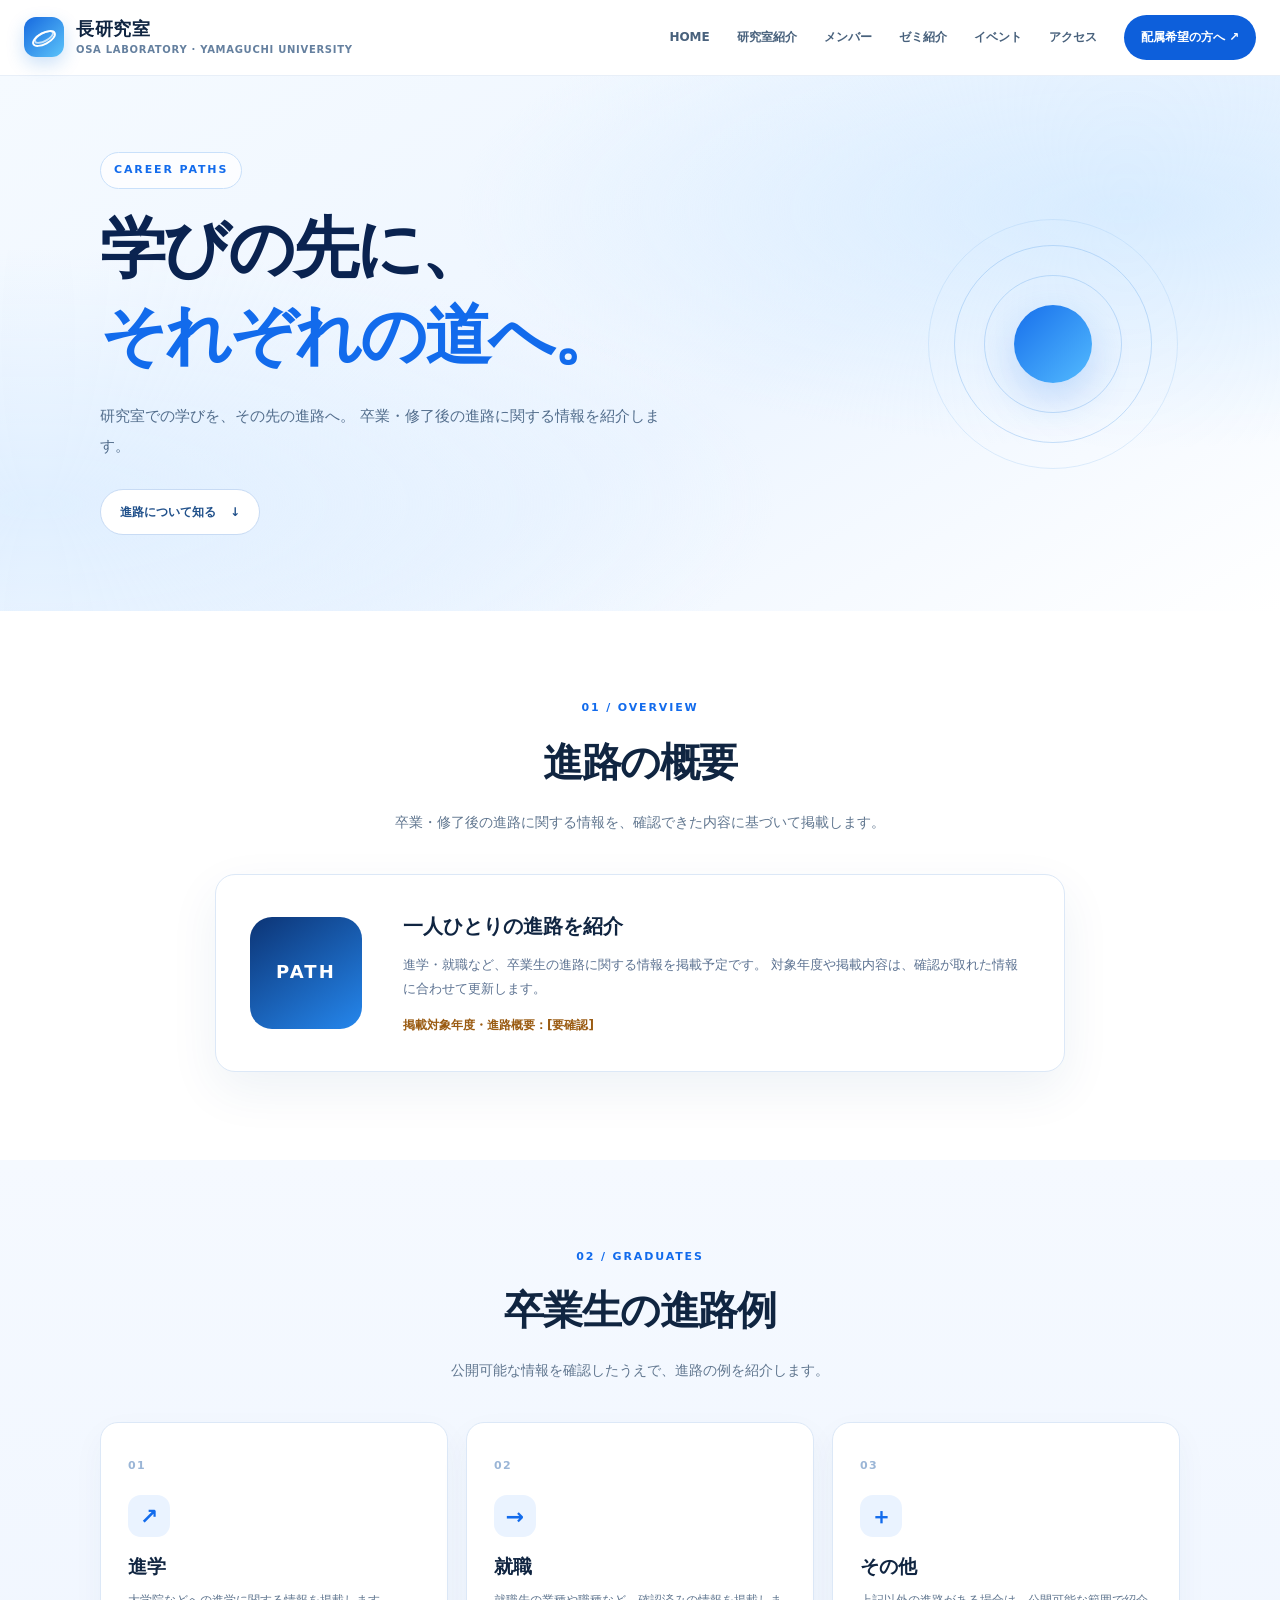
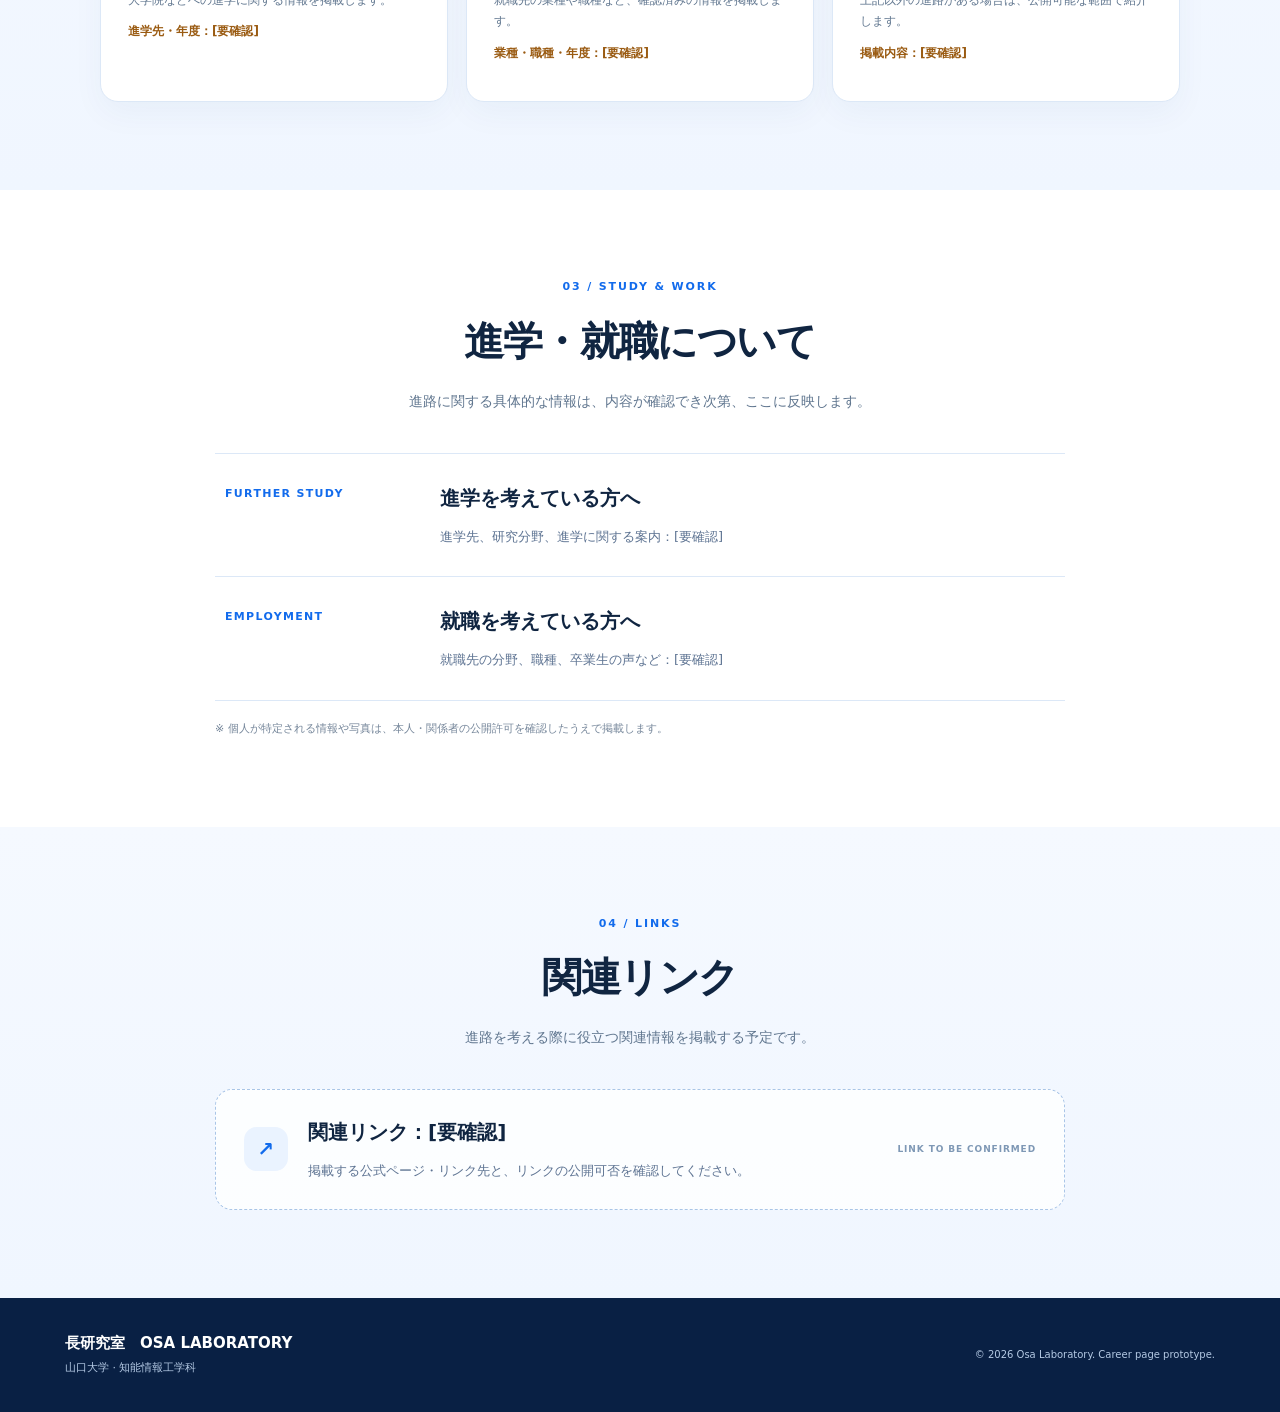
<file: lab_website/career.html>
<!DOCTYPE html>
<html lang="ja">
    <head>
        <meta charset="utf-8">
        <meta name="viewport" content="width=device-width,initial-scale=1">
        <meta name="description" content="長研究室の卒業・修了後の進路について紹介します。">
        <title>進路 | 長研究室</title>
        <link rel="stylesheet" href="css/style.css">
        <link rel="stylesheet" href="css/career.css">
    </head>
    <body>
        <!-- 共通ヘッダー：HOMEの既存デザイン・構造に合わせています。共通化時はA担当と統合してください。 -->
        <header>
            <div class="head-inner">
                <a class="brand" href="index.html" aria-label="長研究室 ホームへ">
                    <span class="brand-mark" aria-hidden="true"></span>
                    <span><strong>長研究室</strong><small>OSA LABORATORY · YAMAGUCHI UNIVERSITY</small></span>
                </a>
                <button class="mobile-button" id="menuButton" aria-expanded="false" aria-controls="navigation" aria-label="メニューを開く">☰</button>
                <nav class="nav" id="navigation" aria-label="メインナビゲーション">
                    <a href="index.html">HOME</a>
                    <a href="lab.html">研究室紹介</a>
                    <a href="members.html">メンバー</a>
                    <a href="seminar.html">ゼミ紹介</a>
                    <a href="events.html">イベント</a>
                    <a href="access.html">アクセス</a>
                    <a href="students.html" class="nav-cta">配属希望の方へ ↗</a>
                </nav>
            </div>
        </header>

        <main class="career-page">
            <section class="career-hero">
                <div class="career-container career-hero__inner">
                    <p class="career-eyebrow">CAREER PATHS</p>
                    <h1>学びの先に、<br><span>それぞれの道へ。</span></h1>
                    <p class="career-lead">
                        研究室での学びを、その先の進路へ。
                        卒業・修了後の進路に関する情報を紹介します。
                    </p>
                    <a class="career-scroll" href="#career-overview">進路について知る <span aria-hidden="true">↓</span></a>
                </div>
                <div class="career-hero__ornament" aria-hidden="true">
                    <span></span><span></span><span></span>
                </div>
            </section>

            <section class="career-section" id="career-overview">
                <div class="career-container">
                    <div class="career-section__heading">
                        <p class="career-kicker">01 / OVERVIEW</p>
                        <h2>進路の概要</h2>
                        <p>卒業・修了後の進路に関する情報を、確認できた内容に基づいて掲載します。</p>
                    </div>
                    <div class="career-overview-card">
                        <div class="career-overview-card__mark" aria-hidden="true">PATH</div>
                        <div>
                            <h3>一人ひとりの進路を紹介</h3>
                            <p>
                                進学・就職など、卒業生の進路に関する情報を掲載予定です。
                                対象年度や掲載内容は、確認が取れた情報に合わせて更新します。
                            </p>
                            <p class="career-confirm">掲載対象年度・進路概要：[要確認]</p>
                        </div>
                    </div>
                </div>
            </section>

            <section class="career-section career-section--tint">
                <div class="career-container">
                    <div class="career-section__heading">
                        <p class="career-kicker">02 / GRADUATES</p>
                        <h2>卒業生の進路例</h2>
                        <p>公開可能な情報を確認したうえで、進路の例を紹介します。</p>
                    </div>
                    <div class="career-example-grid">
                        <article class="career-example">
                            <span class="career-example__number">01</span>
                            <div class="career-example__icon" aria-hidden="true">↗</div>
                            <h3>進学</h3>
                            <p>大学院などへの進学に関する情報を掲載します。</p>
                            <p class="career-confirm">進学先・年度：[要確認]</p>
                        </article>
                        <article class="career-example">
                            <span class="career-example__number">02</span>
                            <div class="career-example__icon" aria-hidden="true">→</div>
                            <h3>就職</h3>
                            <p>就職先の業種や職種など、確認済みの情報を掲載します。</p>
                            <p class="career-confirm">業種・職種・年度：[要確認]</p>
                        </article>
                        <article class="career-example">
                            <span class="career-example__number">03</span>
                            <div class="career-example__icon" aria-hidden="true">＋</div>
                            <h3>その他</h3>
                            <p>上記以外の進路がある場合は、公開可能な範囲で紹介します。</p>
                            <p class="career-confirm">掲載内容：[要確認]</p>
                        </article>
                    </div>
                </div>
            </section>

            <section class="career-section">
                <div class="career-container">
                    <div class="career-section__heading">
                        <p class="career-kicker">03 / STUDY &amp; WORK</p>
                        <h2>進学・就職について</h2>
                        <p>進路に関する具体的な情報は、内容が確認でき次第、ここに反映します。</p>
                    </div>
                    <div class="career-route-list">
                        <article class="career-route">
                            <div class="career-route__label">FURTHER STUDY</div>
                            <div class="career-route__content">
                                <h3>進学を考えている方へ</h3>
                                <p>進学先、研究分野、進学に関する案内：[要確認]</p>
                            </div>
                        </article>
                        <article class="career-route">
                            <div class="career-route__label">EMPLOYMENT</div>
                            <div class="career-route__content">
                                <h3>就職を考えている方へ</h3>
                                <p>就職先の分野、職種、卒業生の声など：[要確認]</p>
                            </div>
                        </article>
                    </div>
                    <p class="career-note">※ 個人が特定される情報や写真は、本人・関係者の公開許可を確認したうえで掲載します。</p>
                </div>
            </section>

            <section class="career-section career-section--tint">
                <div class="career-container">
                    <div class="career-section__heading">
                        <p class="career-kicker">04 / LINKS</p>
                        <h2>関連リンク</h2>
                        <p>進路を考える際に役立つ関連情報を掲載する予定です。</p>
                    </div>
                    <div class="career-link-placeholder">
                        <span class="career-link-placeholder__icon" aria-hidden="true">↗</span>
                        <div>
                            <h3>関連リンク：[要確認]</h3>
                            <p>掲載する公式ページ・リンク先と、リンクの公開可否を確認してください。</p>
                        </div>
                        <span class="career-link-placeholder__tag">LINK TO BE CONFIRMED</span>
                    </div>
                </div>
            </section>
        </main>

        <!-- 共通フッター：HOMEの既存デザイン・構造に合わせています。共通化時はA担当と統合してください。 -->
        <footer>
            <div class="container foot">
                <div>
                    <strong>長研究室　OSA LABORATORY</strong>
                    <p>山口大学 · 知能情報工学科</p>
                </div>
                <small>© 2026 Osa Laboratory. Career page prototype.</small>
            </div>
        </footer>
        <script src="js/main.js" defer="defer"></script>
    </body>
</html>
</file>
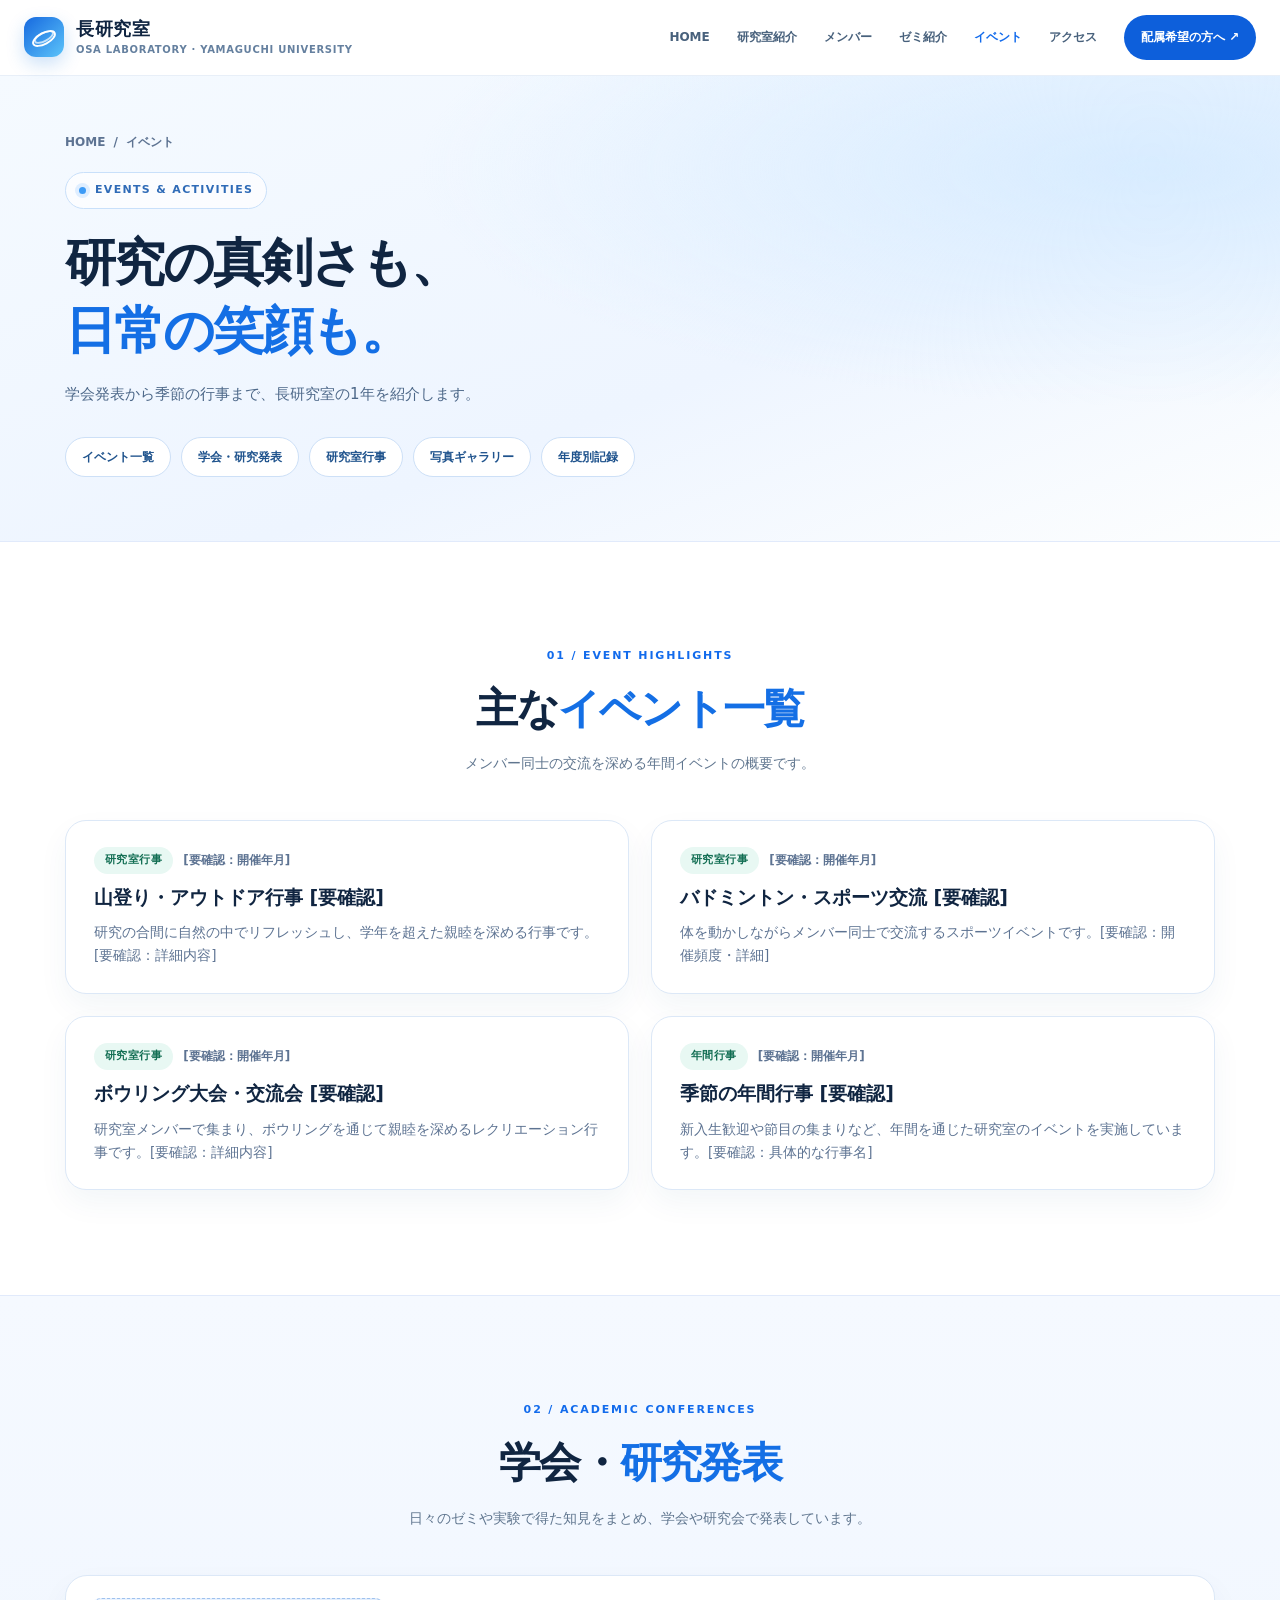
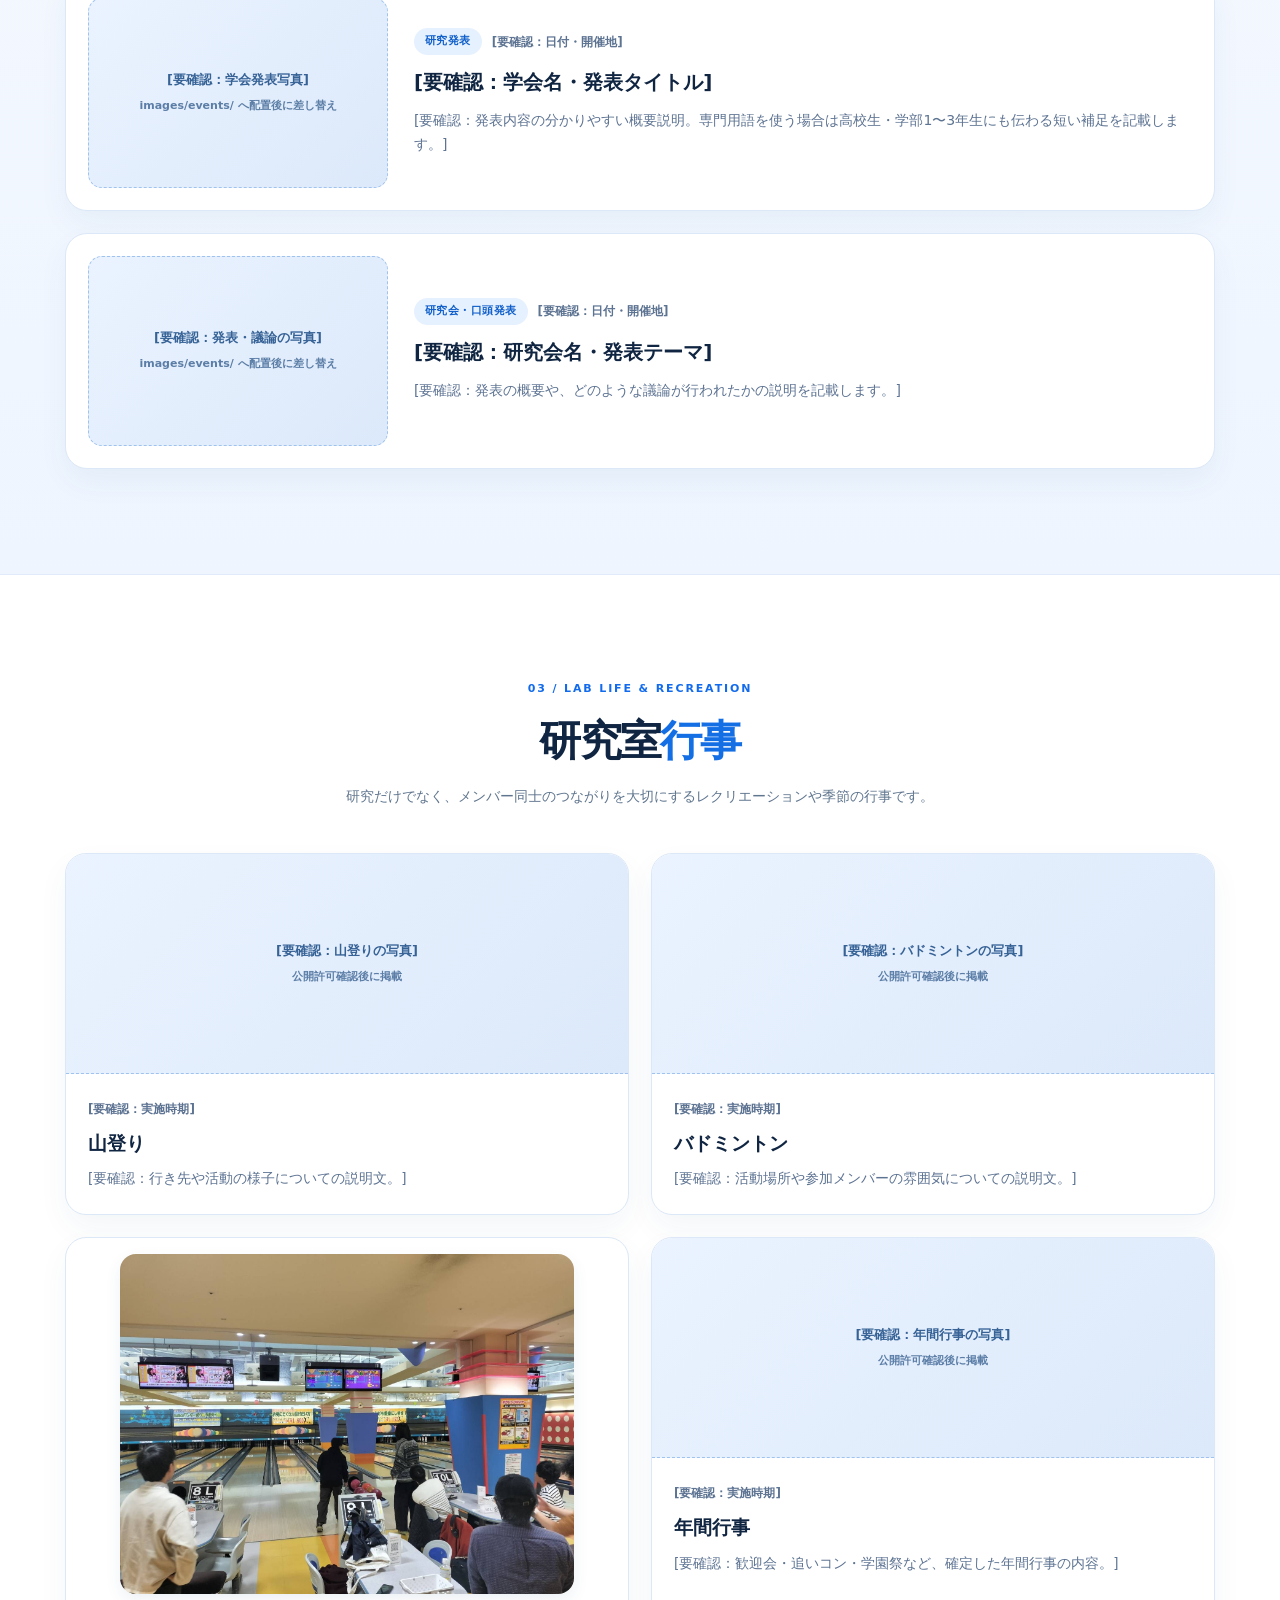
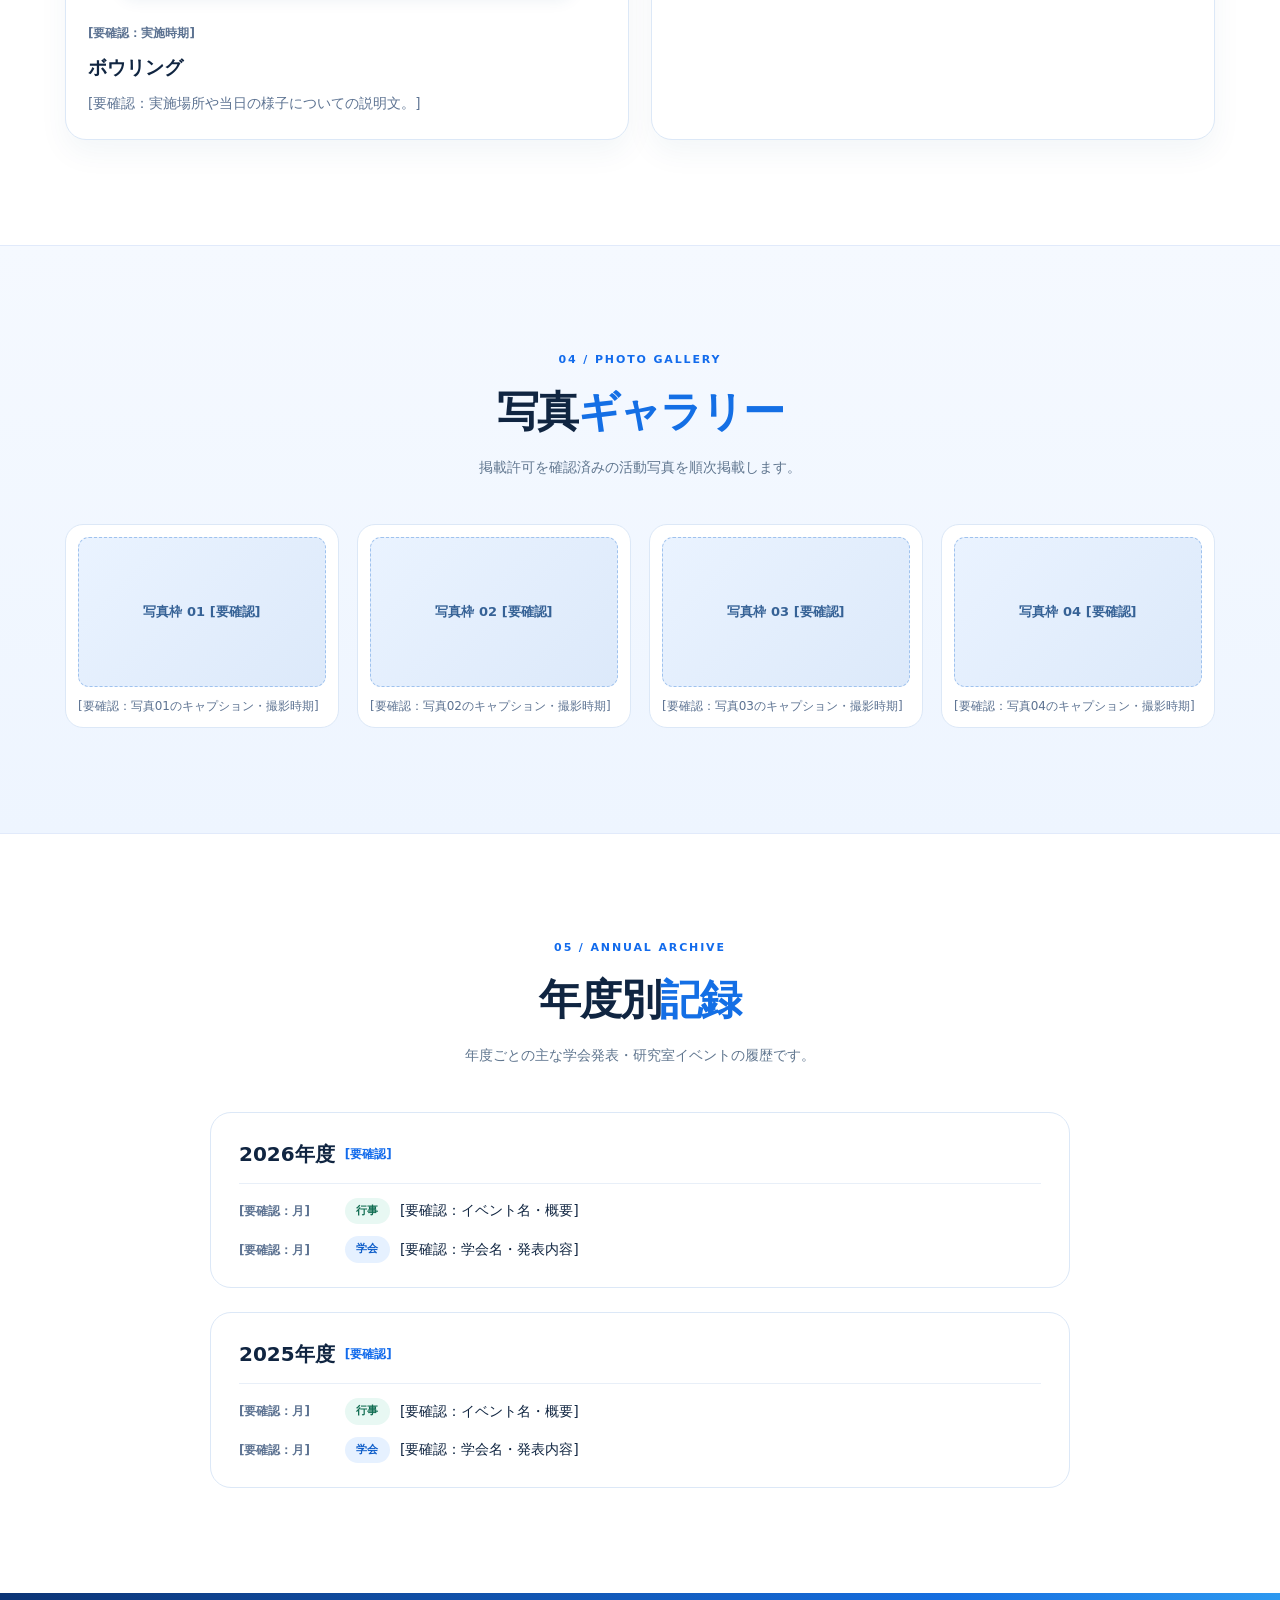
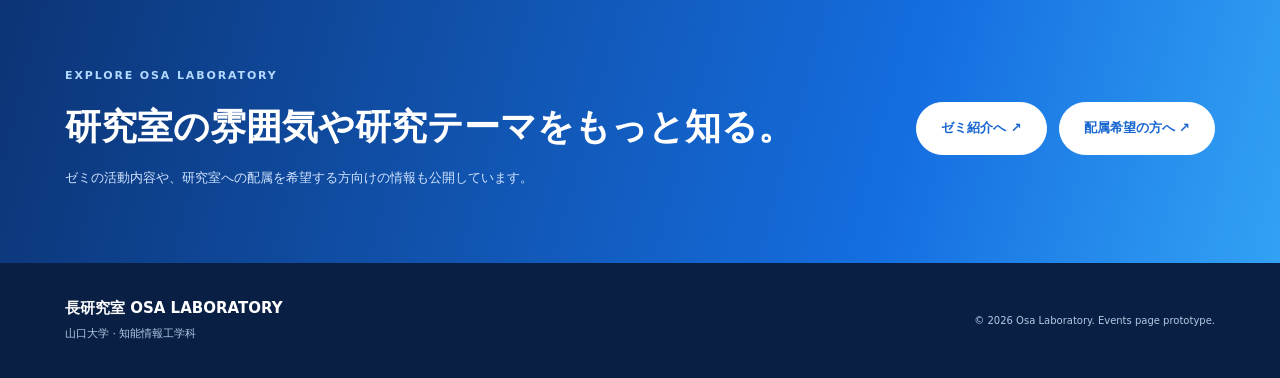
<file: lab_website/events.html>
<!DOCTYPE html>
<html lang="ja">
    <head>
        <meta charset="utf-8">
        <meta name="viewport" content="width=device-width,initial-scale=1">
        <meta name="description" content="山口大学 長研究室のイベント一覧。学会発表から季節の行事まで、研究室の1年を紹介します。">
        <title>イベント | 長研究室</title>
        <!-- 共通CSS（Aさん管理・変更禁止） -->
        <link rel="stylesheet" href="css/style.css">
        <!-- イベントページ専用CSS（D担当） -->
        <link rel="stylesheet" href="css/events.css">
    </head>
    <body>
        <!-- ========== 共通ヘッダー（index.htmlと同じ構造） ========== -->
        <header>
            <div class="head-inner">
                <a class="brand" href="index.html" aria-label="長研究室 ホームへ">
                    <span class="brand-mark" aria-hidden="true"></span>
                    <span>
                        <strong>長研究室</strong>
                        <small>OSA LABORATORY · YAMAGUCHI UNIVERSITY</small>
                    </span>
                </a>
                <button class="mobile-button" id="menuButton" aria-expanded="false" aria-controls="navigation" aria-label="メニューを開く">☰</button>
                <nav class="nav" id="navigation" aria-label="メインナビゲーション">
                    <a href="index.html">HOME</a>
                    <a href="lab.html">研究室紹介</a>
                    <a href="members.html">メンバー</a>
                    <a href="seminar.html">ゼミ紹介</a>
                    <a href="events.html" class="nav-active" aria-current="page">イベント</a>
                    <a href="access.html">アクセス</a>
                    <a href="students.html" class="nav-cta">配属希望の方へ ↗</a>
                </nav>
            </div>
        </header>

        <main>
            <!-- ========== ページヒーロー（採用：キャッチコピー案①） ========== -->
            <section class="events-hero">
                <div class="container">
                    <nav class="events-breadcrumb" aria-label="パンくずリスト">
                        <a href="index.html">HOME</a>
                        <span aria-hidden="true">/</span>
                        <span>イベント</span>
                    </nav>

                    <span class="eyebrow"><i></i> EVENTS &amp; ACTIVITIES</span>

                    <!-- 差し替え箇所：メインキャッチコピー -->
                    <h1>研究の真剣さも、<br><span class="blue-span">日常の笑顔も。</span></h1>

                    <!-- 差し替え箇所：サブコピー -->
                    <p class="events-hero-lead">学会発表から季節の行事まで、長研究室の1年を紹介します。</p>

                    <!-- セクションへのページ内リンク -->
                    <div class="events-jump-links" aria-label="ページ内メニュー">
                        <a class="events-jump-pill" href="#highlights">イベント一覧</a>
                        <a class="events-jump-pill" href="#academic">学会・研究発表</a>
                        <a class="events-jump-pill" href="#campus-life">研究室行事</a>
                        <a class="events-jump-pill" href="#gallery">写真ギャラリー</a>
                        <a class="events-jump-pill" href="#archive">年度別記録</a>
                    </div>
                </div>
            </section>

            <!-- ========== 01. イベント一覧（ピックアップ） ========== -->
            <section class="section events-section" id="highlights">
                <div class="container">
                    <div class="section-head">
                        <div class="micro">01 / EVENT HIGHLIGHTS</div>
                        <h2>主な<span class="blue-span">イベント一覧</span></h2>
                        <p>メンバー同士の交流を深める年間イベントの概要です。</p>
                    </div>

                    <div class="events-highlight-grid">
                        <!-- 差し替え箇所：イベントカード1（山登り） -->
                        <article class="events-card">
                            <div class="events-card-meta">
                                <span class="events-badge events-badge-life">研究室行事</span>
                                <time class="events-date">[要確認：開催年月]</time>
                            </div>
                            <h3>山登り・アウトドア行事 [要確認]</h3>
                            <p>研究の合間に自然の中でリフレッシュし、学年を超えた親睦を深める行事です。[要確認：詳細内容]</p>
                        </article>

                        <!-- 差し替え箇所：イベントカード2（バドミントン） -->
                        <article class="events-card">
                            <div class="events-card-meta">
                                <span class="events-badge events-badge-life">研究室行事</span>
                                <time class="events-date">[要確認：開催年月]</time>
                            </div>
                            <h3>バドミントン・スポーツ交流 [要確認]</h3>
                            <p>体を動かしながらメンバー同士で交流するスポーツイベントです。[要確認：開催頻度・詳細]</p>
                        </article>

                        <!-- 差し替え箇所：イベントカード3（ボウリング） -->
                        <article class="events-card">
                            <div class="events-card-meta">
                                <span class="events-badge events-badge-life">研究室行事</span>
                                <time class="events-date">[要確認：開催年月]</time>
                            </div>
                            <h3>ボウリング大会・交流会 [要確認]</h3>
                            <p>研究室メンバーで集まり、ボウリングを通じて親睦を深めるレクリエーション行事です。[要確認：詳細内容]</p>
                        </article>

                        <!-- 差し替え箇所：イベントカード4（年間行事） -->
                        <article class="events-card">
                            <div class="events-card-meta">
                                <span class="events-badge events-badge-life">年間行事</span>
                                <time class="events-date">[要確認：開催年月]</time>
                            </div>
                            <h3>季節の年間行事 [要確認]</h3>
                            <p>新入生歓迎や節目の集まりなど、年間を通じた研究室のイベントを実施しています。[要確認：具体的な行事名]</p>
                        </article>
                    </div>
                </div>
            </section>

            <!-- ========== 02. 学会・研究発表 ========== -->
            <section class="section events-section events-section-alt" id="academic">
                <div class="container">
                    <div class="section-head">
                        <div class="micro">02 / ACADEMIC CONFERENCES</div>
                        <h2>学会・<span class="blue-span">研究発表</span></h2>
                        <p>日々のゼミや実験で得た知見をまとめ、学会や研究会で発表しています。</p>
                    </div>

                    <div class="events-academic-list">
                        <!-- 差し替え箇所：学会発表実績1 -->
                        <article class="events-academic-item">
                            <div class="events-media-placeholder" role="img" aria-label="学会発表の仮画像枠">
                                <span>[要確認：学会発表写真]<br><small>images/events/ へ配置後に差し替え</small></span>
                            </div>
                            <div class="events-academic-body">
                                <div class="events-card-meta">
                                    <span class="events-badge events-badge-academic">研究発表</span>
                                    <span class="events-date">[要確認：日付・開催地]</span>
                                </div>
                                <h3>[要確認：学会名・発表タイトル]</h3>
                                <p>[要確認：発表内容の分かりやすい概要説明。専門用語を使う場合は高校生・学部1〜3年生にも伝わる短い補足を記載します。]</p>
                            </div>
                        </article>

                        <!-- 差し替え箇所：学会発表実績2 -->
                        <article class="events-academic-item">
                            <div class="events-media-placeholder" role="img" aria-label="研究会発表の仮画像枠">
                                <span>[要確認：発表・議論の写真]<br><small>images/events/ へ配置後に差し替え</small></span>
                            </div>
                            <div class="events-academic-body">
                                <div class="events-card-meta">
                                    <span class="events-badge events-badge-academic">研究会・口頭発表</span>
                                    <span class="events-date">[要確認：日付・開催地]</span>
                                </div>
                                <h3>[要確認：研究会名・発表テーマ]</h3>
                                <p>[要確認：発表の概要や、どのような議論が行われたかの説明を記載します。]</p>
                            </div>
                        </article>
                    </div>
                </div>
            </section>

            <!-- ========== 03. 研究室行事 ========== -->
            <section class="section events-section" id="campus-life">
                <div class="container">
                    <div class="section-head">
                        <div class="micro">03 / LAB LIFE &amp; RECREATION</div>
                        <h2>研究室<span class="blue-span">行事</span></h2>
                        <p>研究だけでなく、メンバー同士のつながりを大切にするレクリエーションや季節の行事です。</p>
                    </div>

                    <div class="events-life-grid">
                        <!-- 差し替え箇所：研究室行事1（山登り） -->
                        <article class="events-life-card">
                            <div class="events-media-placeholder events-media-square" role="img" aria-label="山登り行事の仮画像枠">
                                <span>[要確認：山登りの写真]<br><small>公開許可確認後に掲載</small></span>
                            </div>
                            <div class="events-life-body">
                                <span class="events-date">[要確認：実施時期]</span>
                                <h3>山登り</h3>
                                <p>[要確認：行き先や活動の様子についての説明文。]</p>
                            </div>
                        </article>

                        <!-- 差し替え箇所：研究室行事2（バドミントン） -->
                        <article class="events-life-card">
                            <div class="events-media-placeholder events-media-square" role="img" aria-label="バドミントン交流の仮画像枠">
                                <span>[要確認：バドミントンの写真]<br><small>公開許可確認後に掲載</small></span>
                            </div>
                            <div class="events-life-body">
                                <span class="events-date">[要確認：実施時期]</span>
                                <h3>バドミントン</h3>
                                <p>[要確認：活動場所や参加メンバーの雰囲気についての説明文。]</p>
                            </div>
                        </article>

                        <!-- 差し替え箇所：研究室行事3（ボウリング・写真反映済み） -->
                        <article class="events-life-card">
                            <img class="events-life-img" src="images/events/bowling.jpg" alt="研究室メンバーでボウリングを楽しんでいる様子">
                            <div class="events-life-body">
                                <span class="events-date">[要確認：実施時期]</span>
                                <h3>ボウリング</h3>
                                <p>[要確認：実施場所や当日の様子についての説明文。]</p>
                            </div>
                        </article>

                        <!-- 差し替え箇所：研究室行事4（年間行事） -->
                        <article class="events-life-card">
                            <div class="events-media-placeholder events-media-square" role="img" aria-label="年間行事の仮画像枠">
                                <span>[要確認：年間行事の写真]<br><small>公開許可確認後に掲載</small></span>
                            </div>
                            <div class="events-life-body">
                                <span class="events-date">[要確認：実施時期]</span>
                                <h3>年間行事</h3>
                                <p>[要確認：歓迎会・追いコン・学園祭など、確定した年間行事の内容。]</p>
                            </div>
                        </article>
                    </div>
                </div>
            </section>

            <!-- ========== 04. 写真ギャラリー ========== -->
            <section class="section events-section events-section-alt" id="gallery">
                <div class="container">
                    <div class="section-head">
                        <div class="micro">04 / PHOTO GALLERY</div>
                        <h2>写真<span class="blue-span">ギャラリー</span></h2>
                        <p>掲載許可を確認済みの活動写真を順次掲載します。</p>
                    </div>

                    <div class="events-gallery-grid">
                        <!-- 差し替え箇所：ギャラリー写真1〜4（本人・撮影者の公開許可確認後にimgタグへ変更） -->
                        <figure class="events-gallery-item">
                            <div class="events-media-placeholder events-media-gallery" role="img" aria-label="活動写真1の仮枠">
                                <span>写真枠 01 [要確認]</span>
                            </div>
                            <figcaption>[要確認：写真01のキャプション・撮影時期]</figcaption>
                        </figure>

                        <figure class="events-gallery-item">
                            <div class="events-media-placeholder events-media-gallery" role="img" aria-label="活動写真2の仮枠">
                                <span>写真枠 02 [要確認]</span>
                            </div>
                            <figcaption>[要確認：写真02のキャプション・撮影時期]</figcaption>
                        </figure>

                        <figure class="events-gallery-item">
                            <div class="events-media-placeholder events-media-gallery" role="img" aria-label="活動写真3の仮枠">
                                <span>写真枠 03 [要確認]</span>
                            </div>
                            <figcaption>[要確認：写真03のキャプション・撮影時期]</figcaption>
                        </figure>

                        <figure class="events-gallery-item">
                            <div class="events-media-placeholder events-media-gallery" role="img" aria-label="活動写真4の仮枠">
                                <span>写真枠 04 [要確認]</span>
                            </div>
                            <figcaption>[要確認：写真04のキャプション・撮影時期]</figcaption>
                        </figure>
                    </div>
                </div>
            </section>

            <!-- ========== 05. 年度別記録 ========== -->
            <section class="section events-section" id="archive">
                <div class="container">
                    <div class="section-head">
                        <div class="micro">05 / ANNUAL ARCHIVE</div>
                        <h2>年度別<span class="blue-span">記録</span></h2>
                        <p>年度ごとの主な学会発表・研究室イベントの履歴です。</p>
                    </div>

                    <div class="events-archive-wrap">
                        <!-- 差し替え箇所：2026年度の記録 -->
                        <div class="events-archive-year">
                            <h3>2026年度 <span class="events-archive-note">[要確認]</span></h3>
                            <ul class="events-archive-list">
                                <li>
                                    <span class="events-archive-month">[要確認：月]</span>
                                    <span class="events-badge events-badge-life">行事</span>
                                    <span>[要確認：イベント名・概要]</span>
                                </li>
                                <li>
                                    <span class="events-archive-month">[要確認：月]</span>
                                    <span class="events-badge events-badge-academic">学会</span>
                                    <span>[要確認：学会名・発表内容]</span>
                                </li>
                            </ul>
                        </div>

                        <!-- 差し替え箇所：2025年度の記録 -->
                        <div class="events-archive-year">
                            <h3>2025年度 <span class="events-archive-note">[要確認]</span></h3>
                            <ul class="events-archive-list">
                                <li>
                                    <span class="events-archive-month">[要確認：月]</span>
                                    <span class="events-badge events-badge-life">行事</span>
                                    <span>[要確認：イベント名・概要]</span>
                                </li>
                                <li>
                                    <span class="events-archive-month">[要確認：月]</span>
                                    <span class="events-badge events-badge-academic">学会</span>
                                    <span>[要確認：学会名・発表内容]</span>
                                </li>
                            </ul>
                        </div>
                    </div>
                </div>
            </section>

            <!-- ========== 共通誘導帯（style.cssの.closingを再利用） ========== -->
            <section class="closing">
                <div class="container closing-grid">
                    <div>
                        <div class="micro closing-eyebrow">EXPLORE OSA LABORATORY</div>
                        <h2>研究室の雰囲気や研究テーマをもっと知る。</h2>
                        <p>ゼミの活動内容や、研究室への配属を希望する方向けの情報も公開しています。</p>
                    </div>
                    <div class="events-closing-actions">
                        <a class="btn-ghost" href="seminar.html">ゼミ紹介へ ↗</a>
                        <a class="btn-ghost" href="students.html">配属希望の方へ ↗</a>
                    </div>
                </div>
            </section>
        </main>

        <!-- ========== 共通フッター（index.htmlと同じ構造） ========== -->
        <footer>
            <div class="container foot">
                <div>
                    <strong>長研究室 OSA LABORATORY</strong>
                    <p>山口大学 · 知能情報工学科</p>
                </div>
                <small>© 2026 Osa Laboratory. Events page prototype.</small>
            </div>
        </footer>

        <!-- スマホ用ハンバーガーメニュー開閉 -->
        <script>
            const nav = document.getElementById('navigation');
            const menu = document.getElementById('menuButton');
            if (nav && menu) {
                menu.addEventListener('click', () => {
                    const open = nav.classList.toggle('open');
                    menu.setAttribute('aria-expanded', String(open));
                    menu.textContent = open ? '✕' : '☰';
                });
                nav.querySelectorAll('a').forEach((link) => {
                    link.addEventListener('click', () => {
                        nav.classList.remove('open');
                        menu.setAttribute('aria-expanded', 'false');
                        menu.textContent = '☰';
                    });
                });
            }
        </script>
    </body>
</html>
</file>
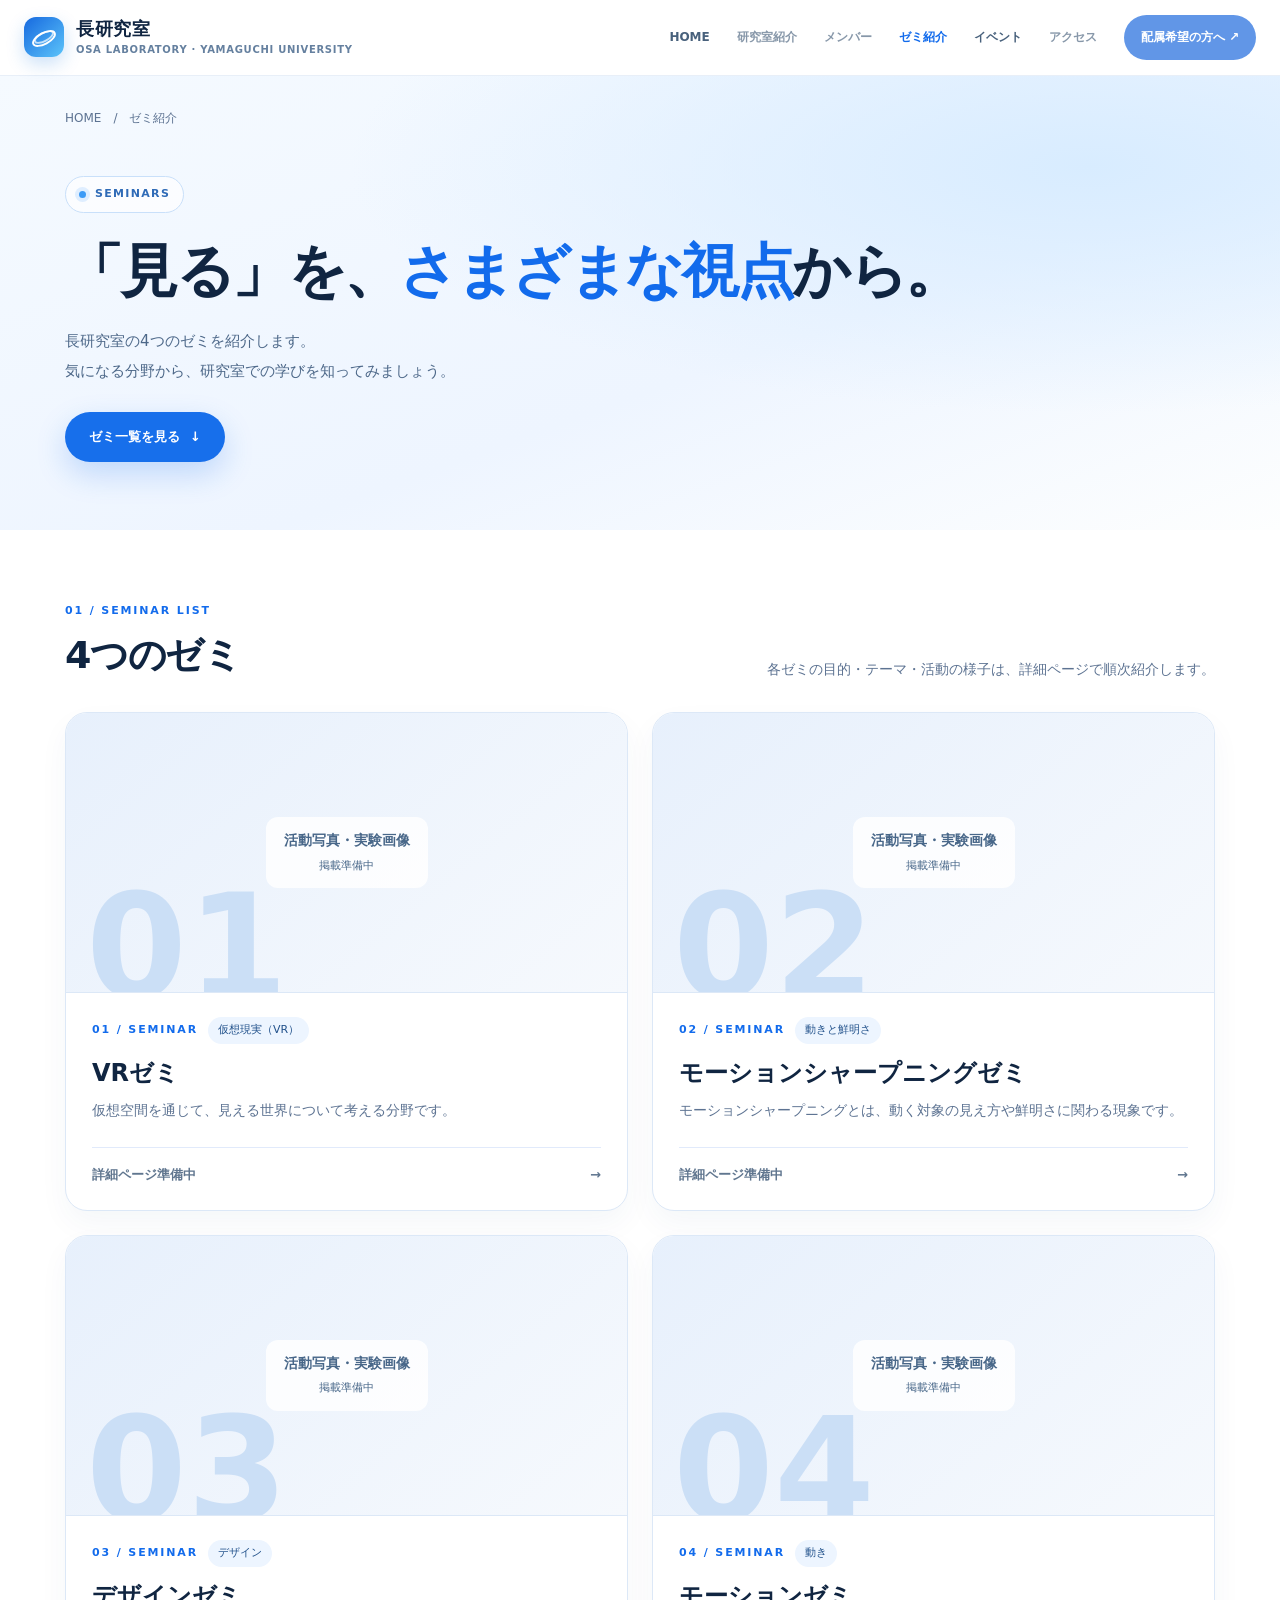
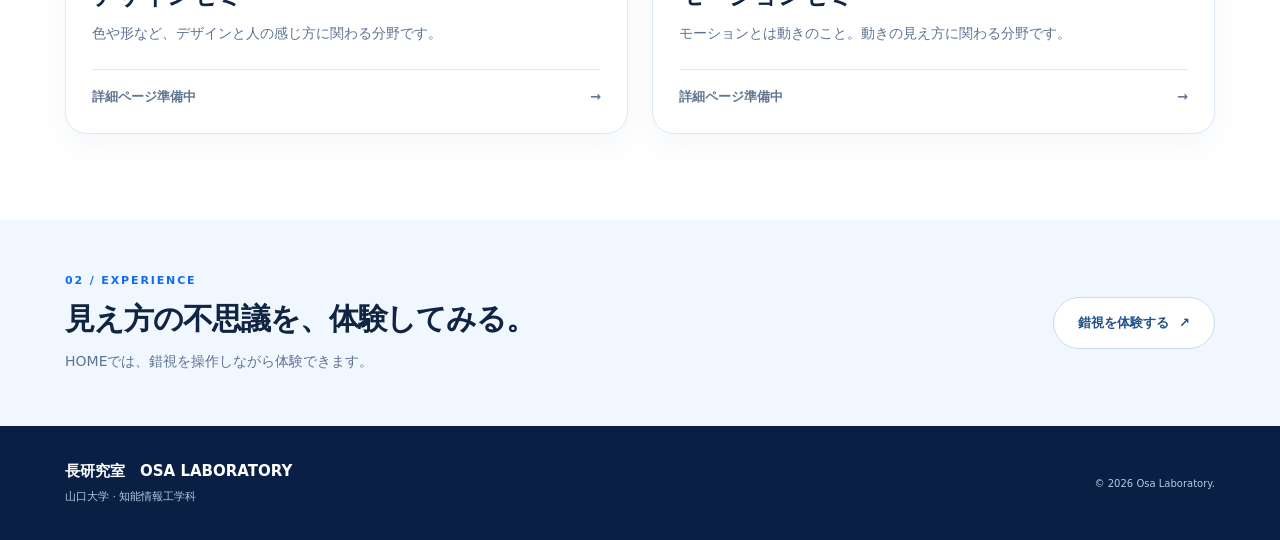
<file: lab_website/seminar.html>
<!DOCTYPE html>
<html lang="ja">
    <head>
        <meta charset="utf-8">
        <meta name="viewport" content="width=device-width,initial-scale=1">
        <meta name="description" content="山口大学 長研究室の4つのゼミを紹介します。">
        <title>ゼミ紹介 | 長研究室</title>
        <link rel="stylesheet" href="css/style.css">
        <link rel="stylesheet" href="css/seminar.css">
    </head>
    <body>
        <header>
            <div class="head-inner">
                <a class="brand" href="index.html" aria-label="長研究室 ホームへ"><span class="brand-mark" aria-hidden="true"></span><span><strong>長研究室</strong><small>OSA LABORATORY · YAMAGUCHI UNIVERSITY</small></span></a>
                <button class="mobile-button" id="menuButton" aria-expanded="false" aria-controls="navigation" aria-label="メニューを開く">☰</button>
                <nav class="nav" id="navigation" aria-label="メインナビゲーション">
                    <a href="index.html">HOME</a>
                    <span class="seminar-nav-pending" title="準備中">研究室紹介</span>
                    <span class="seminar-nav-pending" title="準備中">メンバー</span>
                    <a href="seminar.html" class="nav-active" aria-current="page">ゼミ紹介</a>
                    <a href="events.html">イベント</a>
                    <span class="seminar-nav-pending" title="準備中">アクセス</span>
                    <span class="nav-cta seminar-nav-pending" title="準備中">配属希望の方へ ↗</span>
                </nav>
            </div>
        </header>
        <main class="seminar-page">
            <section class="seminar-hero" aria-labelledby="seminar-title">
                <div class="container seminar-hero-inner">
                    <nav class="seminar-breadcrumb" aria-label="パンくずリスト"><a href="index.html">HOME</a><span aria-hidden="true">/</span><span aria-current="page">ゼミ紹介</span></nav>
                    <span class="eyebrow"><i></i> SEMINARS</span>
                    <h1 id="seminar-title">「見る」を、<br class="seminar-mobile-break"><em>さまざまな視点</em>から。</h1>
                    <p>長研究室の4つのゼミを紹介します。<br>気になる分野から、研究室での学びを知ってみましょう。</p>
                    <a class="btn-primary" href="#seminar-list">ゼミ一覧を見る <span aria-hidden="true">↓</span></a>
                </div>
            </section>
            <section class="seminar-list-section" id="seminar-list" aria-labelledby="seminar-list-title">
                <div class="container">
                    <div class="seminar-list-heading">
                        <div><div class="micro">01 / SEMINAR LIST</div><h2 id="seminar-list-title">4つのゼミ</h2></div>
                        <p>各ゼミの目的・テーマ・活動の様子は、詳細ページで順次紹介します。</p>
                    </div>
                    <div class="seminar-grid">
                    <article class="seminar-card" id="vr">
                        <!-- 掲載許可済みの写真が揃ったら、下のdivを img に差し替える。
                             例: <img class="seminar-media" src="images/seminar/vr/vr-activity-01.webp" alt="写真の具体的な説明"> -->
                        <div class="seminar-media seminar-media-placeholder">
                            <span class="seminar-media-number" aria-hidden="true">01</span>
                            <span class="seminar-media-label">活動写真・実験画像<br><small>掲載準備中</small></span>
                        </div>
                        <div class="seminar-card-body">
                            <div class="seminar-card-meta"><span class="micro">01 / SEMINAR</span><span class="seminar-topic">仮想現実（VR）</span></div>
                            <h3>VRゼミ</h3>
                            <!-- 分野の一般的な説明。ゼミ固有の内容は担当者確認後に更新。 -->
                            <p>仮想空間を通じて、見える世界について考える分野です。</p>
                            <!-- 詳細ページ完成後: <a class="seminar-detail-link" href="seminar/vr.html">詳しく見る <span aria-hidden="true">→</span></a> -->
                            <span class="seminar-detail-pending">詳細ページ準備中 <span aria-hidden="true">→</span></span>
                        </div>
                    </article>
                    <article class="seminar-card" id="m-sharp">
                        <!-- 掲載許可済みの写真が揃ったら、下のdivを img に差し替える。
                             例: <img class="seminar-media" src="images/seminar/m-sharp/m-sharp-activity-01.webp" alt="写真の具体的な説明"> -->
                        <div class="seminar-media seminar-media-placeholder">
                            <span class="seminar-media-number" aria-hidden="true">02</span>
                            <span class="seminar-media-label">活動写真・実験画像<br><small>掲載準備中</small></span>
                        </div>
                        <div class="seminar-card-body">
                            <div class="seminar-card-meta"><span class="micro">02 / SEMINAR</span><span class="seminar-topic">動きと鮮明さ</span></div>
                            <h3>モーションシャープニングゼミ</h3>
                            <!-- 分野の一般的な説明。ゼミ固有の内容は担当者確認後に更新。 -->
                            <p>モーションシャープニングとは、動く対象の見え方や鮮明さに関わる現象です。</p>
                            <!-- 詳細ページ完成後: <a class="seminar-detail-link" href="seminar/m-sharp.html">詳しく見る <span aria-hidden="true">→</span></a> -->
                            <span class="seminar-detail-pending">詳細ページ準備中 <span aria-hidden="true">→</span></span>
                        </div>
                    </article>
                    <article class="seminar-card" id="design">
                        <!-- 掲載許可済みの写真が揃ったら、下のdivを img に差し替える。
                             例: <img class="seminar-media" src="images/seminar/design/design-activity-01.webp" alt="写真の具体的な説明"> -->
                        <div class="seminar-media seminar-media-placeholder">
                            <span class="seminar-media-number" aria-hidden="true">03</span>
                            <span class="seminar-media-label">活動写真・実験画像<br><small>掲載準備中</small></span>
                        </div>
                        <div class="seminar-card-body">
                            <div class="seminar-card-meta"><span class="micro">03 / SEMINAR</span><span class="seminar-topic">デザイン</span></div>
                            <h3>デザインゼミ</h3>
                            <!-- 分野の一般的な説明。ゼミ固有の内容は担当者確認後に更新。 -->
                            <p>色や形など、デザインと人の感じ方に関わる分野です。</p>
                            <!-- 詳細ページ完成後: <a class="seminar-detail-link" href="seminar/design.html">詳しく見る <span aria-hidden="true">→</span></a> -->
                            <span class="seminar-detail-pending">詳細ページ準備中 <span aria-hidden="true">→</span></span>
                        </div>
                    </article>
                    <article class="seminar-card" id="motion">
                        <!-- 掲載許可済みの写真が揃ったら、下のdivを img に差し替える。
                             例: <img class="seminar-media" src="images/seminar/motion/motion-activity-01.webp" alt="写真の具体的な説明"> -->
                        <div class="seminar-media seminar-media-placeholder">
                            <span class="seminar-media-number" aria-hidden="true">04</span>
                            <span class="seminar-media-label">活動写真・実験画像<br><small>掲載準備中</small></span>
                        </div>
                        <div class="seminar-card-body">
                            <div class="seminar-card-meta"><span class="micro">04 / SEMINAR</span><span class="seminar-topic">動き</span></div>
                            <h3>モーションゼミ</h3>
                            <!-- 分野の一般的な説明。ゼミ固有の内容は担当者確認後に更新。 -->
                            <p>モーションとは動きのこと。動きの見え方に関わる分野です。</p>
                            <!-- 詳細ページ完成後: <a class="seminar-detail-link" href="seminar/motion.html">詳しく見る <span aria-hidden="true">→</span></a> -->
                            <span class="seminar-detail-pending">詳細ページ準備中 <span aria-hidden="true">→</span></span>
                        </div>
                    </article>
                    </div>
                </div>
            </section>
            <section class="seminar-next">
                <div class="container seminar-next-inner">
                    <div><div class="micro">02 / EXPERIENCE</div><h2>見え方の不思議を、体験してみる。</h2><p>HOMEでは、錯視を操作しながら体験できます。</p></div>
                    <a class="btn-ghost" href="index.html#experience">錯視を体験する <span aria-hidden="true">↗</span></a>
                </div>
            </section>
        </main>
        <footer>
            <div class="container foot">
                <div><strong>長研究室　OSA LABORATORY</strong><p>山口大学 · 知能情報工学科</p></div>
                <small>© 2026 Osa Laboratory.</small>
            </div>
        </footer>
        <script src="js/common.js" defer></script>
    </body>
</html>
</file>
<file: lab_website/css/style.css>
/* Osa Laboratory — HOME page styles */

:root {
    --ink: #102541;
    --navy: #0a2350;
    --sub: #5d7392;
    --blue: #126bec;
    --sky: #53bbff;
    --line: #e1eafb;
    --pale: #f5f9ff;
    --white: #fff;
    --shadow: 0 22px 70px rgba(21,65,131,.12);
}

* {
    box-sizing: border-box;
}

html {
    scroll-behavior: smooth;
}

body {
    margin: 0;
    color: var(--ink);
    background: var(--white);
    font-family: Inter,"Hiragino Kaku Gothic ProN","Yu Gothic",Meiryo,system-ui,sans-serif;
    line-height: 1.7;
}

button,input {
    font: inherit;
}

button {
    cursor: pointer;
}

a {
    color: inherit;
    text-decoration: none;
}

button:focus-visible,a:focus-visible,input:focus-visible {
    outline: 3px solid #65bcff;
    outline-offset: 4px;
}

.container {
    width: min(1150px,calc(100% - 46px));
    margin-inline: auto;
}

.micro {
    font-size: 11px;
    font-weight: 850;
    letter-spacing: .17em;
    color: var(--blue);
}

.muted {
    color: var(--sub);
}

header {
    height: 76px;
    display: flex;
    align-items: center;
    position: sticky;
    top: 0;
    z-index: 50;
    background: #ffffffeb;
    backdrop-filter: blur(18px);
    border-bottom: 1px solid #e8eff8;
}

.head-inner {
    display: flex;
    align-items: center;
    justify-content: space-between;
    gap: 24px;
    width: min(1260px,calc(100% - 48px));
    margin: auto;
}

.brand {
    display: flex;
    align-items: center;
    gap: 12px;
    flex-shrink: 0;
}

.brand-mark {
    width: 40px;
    height: 40px;
    border-radius: 12px;
    background: linear-gradient(135deg,#1669df,#5cc4fa);
    position: relative;
    box-shadow: 0 7px 18px #1474df37;
}

.brand-mark:before,.brand-mark:after {
    content: "";
    position: absolute;
    left: 7px;
    right: 7px;
    top: 15px;
    height: 9px;
    border: 2px solid white;
    border-radius: 50%;
    transform: rotate(-28deg);
}

.brand-mark:after {
    top: 9px;
    bottom: 9px;
    left: 15px;
    right: 15px;
    height: auto;
    transform: rotate(62deg);
    opacity: .7;
}

.brand strong {
    display: block;
    font-size: 18px;
    letter-spacing: .04em;
    line-height: 1.3;
}

.brand small {
    display: block;
    font-size: 10px;
    letter-spacing: .07em;
    color: #65809f;
    font-weight: 700;
}

.nav {
    display: flex;
    align-items: center;
    gap: 27px;
}

.nav a {
    font-size: 12px;
    font-weight: 760;
    color: #48617c;
    white-space: nowrap;
    transition: color .2s;
}

.nav a:hover {
    color: var(--blue);
}

.nav .nav-active {
    color: var(--blue);
}

.nav .nav-cta {
    background: #0d5fdb;
    color: #fff;
    padding: 12px 17px;
    border-radius: 999px;
}

.nav .nav-cta:hover {
    background: #064ba9;
    color: white;
}

.mobile-button {
    display: none;
    border: 0;
    background: #eef5ff;
    color: #145bbd;
    border-radius: 10px;
    padding: 9px 11px;
}

.hero {
    position: relative;
    overflow: hidden;
    background: radial-gradient(ellipse at 88% 25%,#d8ecff 0%,transparent 42%),radial-gradient(ellipse at 3% 80%,#e0efff 0%,transparent 42%),linear-gradient(160deg,#f5faff,#eef5ff 55%,#fdfefe);
    padding: 78px 0 66px;
}

.hero:before {
    content: "";
    position: absolute;
    width: 780px;
    height: 780px;
    border: 1px solid #69adf824;
    border-radius: 50%;
    left: -390px;
    top: 110px;
    box-shadow: 0 0 0 95px #91c4ff09,0 0 0 190px #91c4ff08;
}

.hero-grid {
    position: relative;
    display: grid;
    grid-template-columns: .91fr 1.09fr;
    align-items: center;
    gap: 42px;
}

.eyebrow {
    display: inline-flex;
    align-items: center;
    gap: 9px;
    padding: 8px 13px;
    border: 1px solid #c9e0fa;
    background: #ffffffad;
    border-radius: 999px;
    color: #2f6bb7;
    font-size: 11px;
    font-weight: 850;
    letter-spacing: .12em;
}

.eyebrow i {
    width: 7px;
    height: 7px;
    border-radius: 50%;
    background: #3d9bf6;
    box-shadow: 0 0 0 4px #dfeeff;
}

.hero h1 {
    font-size: clamp(37px,4.2vw,64px);
    letter-spacing: -.055em;
    line-height: 1.3;
    margin: 25px 0;
}

.hero h1 em {
    font-style: normal;
    color: #1166da;
}

.hero p {
    color: #4d6889;
    font-size: 15px;
    line-height: 2;
    max-width: 500px;
}

.hero-actions {
    display: flex;
    gap: 12px;
    align-items: center;
    flex-wrap: wrap;
    margin-top: 29px;
}

.btn-primary,.btn-ghost {
    display: inline-flex;
    align-items: center;
    justify-content: center;
    gap: 10px;
    border-radius: 999px;
    padding: 14px 24px;
    font-size: 13px;
    font-weight: 850;
    border: 0;
}

.btn-primary {
    background: #176feb;
    color: white;
    box-shadow: 0 12px 30px #176feb38;
}

.btn-primary:hover {
    background: #095ac9;
}

.btn-ghost {
    border: 1px solid #c8dbf4;
    background: #fff;
    color: #21518b;
}

.btn-ghost:hover {
    background: #f3f9ff;
}

.hero-card {
    border-radius: 26px;
    background: #fff;
    padding: 12px;
    box-shadow: 0 30px 85px #326fb032;
    border: 1px solid #d7e6f8;
    transform: none;
}

.hero-scene {
    border-radius: 17px;
    overflow: hidden;
    position: relative;
    aspect-ratio: 1.38;
    background: radial-gradient(#d7ecfb,#86add0);
    isolation: isolate;
}

.hero-scene:after {
    content: "";
    pointer-events: none;
    position: absolute;
    inset: 0;
    background: linear-gradient(0deg,#061b4480,transparent 35%);
}

.hero-scene canvas {
    position: absolute;
    inset: 0;
    width: 100%;
    height: 100%;
    display: block;
}

.hero-chip {
    position: absolute;
    left: 19px;
    top: 19px;
    z-index: 2;
    border-radius: 999px;
    background: #ffffffdf;
    color: #195b9a;
    font-weight: 800;
    padding: 7px 13px;
    font-size: 11px;
    backdrop-filter: blur(6px);
}

.hero-caption {
    position: absolute;
    bottom: 20px;
    left: 23px;
    z-index: 2;
    color: white;
    font-size: 20px;
    line-height: 1.45;
    font-weight: 850;
    text-shadow: 0 2px 10px #001d3c74;
}

.hero-caption small {
    display: block;
    color: #d6ebff;
    font-size: 10px;
    letter-spacing: .1em;
}

.floating-bubble {
    position: absolute;
    right: -14px;
    bottom: 22px;
    background: white;
    border: 1px solid #dce9fc;
    box-shadow: 0 12px 38px #1e548333;
    border-radius: 16px;
    padding: 15px 17px;
    font-size: 11px;
    color: #536987;
    transform: none;
}

.floating-bubble strong {
    color: #145ec1;
    font-size: 14px;
}

.scroll-hint {
    display: flex;
    align-items: center;
    gap: 9px;
    margin-top: 60px;
    font-size: 10px;
    font-weight: 850;
    letter-spacing: .18em;
    color: #7c9bb9;
}

.scroll-hint:after {
    content: "";
    width: 50px;
    height: 1px;
    background: #9ec0e8;
}

.intro-line {
    padding: 39px 0;
    border-bottom: 1px solid #e6eef8;
}

.intro-line .container {
    display: flex;
    align-items: center;
    justify-content: space-between;
    gap: 20px;
}

.intro-line p {
    font-size: 14px;
    margin: 0;
    color: #58718f;
}

.intro-line b {
    color: #185bb1;
}

.intro-line .tiny {
    color: #8da2b9;
    font-size: 10px;
    letter-spacing: .13em;
    white-space: nowrap;
}

.section {
    padding: 105px 0;
}

.section-head {
    text-align: center;
    max-width: 730px;
    margin: 0 auto 44px;
}

.section-head h2 {
    font-size: clamp(29px,3.5vw,42px);
    line-height: 1.42;
    letter-spacing: -.04em;
    margin: 13px 0 12px;
}

.section-head p {
    font-size: 14px;
    color: #60768f;
}

.blue-span {
    color: #146fe5;
}

.experience {
    background: linear-gradient(180deg,#fff 0%,#f4f8ff 100%);
}

.exp-card {
    background: #fff;
    border: 1px solid #dce8f7;
    border-radius: 23px;
    box-shadow: var(--shadow);
    overflow: hidden;
}

.exp-top {
    padding: 22px 27px;
    display: flex;
    justify-content: space-between;
    align-items: center;
    gap: 20px;
}

.exp-top h3 {
    font-size: 19px;
    margin: 0;
}

.exp-top p {
    font-size: 12px;
    color: #72859e;
    margin: 3px 0 0;
}

.exp-tag {
    font-size: 10px;
    letter-spacing: .08em;
    border-radius: 999px;
    background: #eaf3ff;
    color: #2471ce;
    padding: 8px 12px;
    font-weight: 800;
    white-space: nowrap;
}

.exp-canvas-wrap {
    position: relative;
    margin: 0 18px;
    background: #b5c7d7;
    border-radius: 15px;
    overflow: hidden;
    aspect-ratio: 16/9;
}

.exp-canvas-wrap canvas {
    display: block;
    width: 100%;
    height: 100%;
}

.exp-loading {
    position: absolute;
    inset: 0;
    display: grid;
    place-items: center;
    color: #284f7f;
    background: linear-gradient(135deg,#e6f3fd,#c5d8e9);
    font-size: 14px;
}

.exp-canvas-wrap.is-loaded .exp-loading {
    display: none;
}

.exp-canvas-wrap .scene-title {
    position: absolute;
    left: 18px;
    top: 16px;
    pointer-events: none;
    background: #ffffffe8;
    color: #315c88;
    border-radius: 8px;
    font-size: 11px;
    font-weight: 800;
    padding: 7px 12px;
}

.exp-below {
    display: grid;
    grid-template-columns: 1fr 1fr;
    gap: 18px;
    padding: 22px 27px;
}

.switches {
    display: flex;
    gap: 8px;
    flex-wrap: wrap;
}

.pill {
    border: 1px solid #d3e3f7;
    background: #fff;
    padding: 9px 16px;
    border-radius: 999px;
    font-size: 12px;
    font-weight: 800;
    color: #42658a;
}

.pill.active {
    color: #fff;
    background: #166de5;
    border-color: #166de5;
}

.controls {
    display: grid;
    grid-template-columns: 1fr 1fr;
    column-gap: 22px;
    row-gap: 10px;
}

.control label {
    display: flex;
    justify-content: space-between;
    gap: 10px;
    font-size: 11px;
    color: #58718b;
    font-weight: 760;
}

.control output {
    color: #0f63d6;
    font-variant-numeric: tabular-nums;
}

input[type=range] {
    width: 100%;
    accent-color: #126dec;
    cursor: pointer;
}

.exp-footer {
    display: flex;
    justify-content: space-between;
    gap: 18px;
    align-items: center;
    margin: 0 27px;
    padding: 18px 0 22px;
    border-top: 1px solid #e8eef7;
}

.exp-footer p {
    font-size: 12px;
    color: #6f819a;
    margin: 0;
}

.small-action {
    display: inline-flex;
    align-items: center;
    gap: 6px;
    border: 1px solid #cadcf4;
    background: white;
    border-radius: 9px;
    padding: 9px 13px;
    color: #235991;
    font-size: 11px;
    font-weight: 800;
}

.small-action:hover {
    background: #eef7ff;
}

.more {
    background: #fff;
}

.illusion-grid {
    display: grid;
    grid-template-columns: repeat(2,minmax(0,1fr));
    gap: 22px;
}

.illusion-card {
    border: 1px solid #e1e9f5;
    border-radius: 21px;
    overflow: hidden;
    background: #fff;
    box-shadow: 0 13px 30px #1c4a7f0b;
}

.illusion-visual {
    height: 245px;
    position: relative;
    overflow: hidden;
    display: grid;
    place-items: center;
    background: #f3f7fd;
}

.illusion-card:nth-child(2) .illusion-visual {
    background: #e9f0f7;
}

.illusion-body {
    padding: 22px 25px 24px;
}

.illusion-body .index {
    font-size: 10px;
    letter-spacing: .11em;
    color: #2275e6;
    font-weight: 850;
}

.illusion-body h3 {
    margin: 7px 0 5px;
    font-size: 20px;
}

.illusion-body p {
    color: #6f8097;
    font-size: 12px;
    margin: 0 0 15px;
}

.mini-btn {
    background: #eef5ff;
    border: 1px solid #cfe2f9;
    color: #1b64bc;
    padding: 8px 14px;
    border-radius: 99px;
    font-size: 11px;
    font-weight: 800;
}

.ebbing {
    display: flex;
    gap: 45px;
    align-items: center;
    justify-content: center;
}

.cluster {
    position: relative;
    width: 170px;
    height: 170px;
}

.cluster .center {
    position: absolute;
    left: 67px;
    top: 67px;
    width: 36px;
    height: 36px;
    background: #ff9747;
    border-radius: 50%;
    border: 2px solid #ec6d20;
    z-index: 2;
}

.cluster .outer {
    position: absolute;
    left: 85px;
    top: 85px;
    background: #78adf6;
    border-radius: 50%;
    transform: translate(-50%,-50%) translate(var(--x),var(--y));
}

.cluster.one .outer {
    width: 48px;
    height: 48px;
}

.cluster.two .outer {
    width: 16px;
    height: 16px;
}

.cluster.no-surround .outer {
    opacity: 0;
}

.brightness {
    width: min(86%,460px);
    height: 146px;
    display: grid;
    grid-template-columns: 1fr 1fr;
    border-radius: 12px;
    overflow: hidden;
    box-shadow: 0 12px 25px #0e24301c;
}

.brightness .left,.brightness .right {
    display: grid;
    place-items: center;
}

.brightness .left {
    background: #354455;
}

.brightness .right {
    background: #e8eff7;
}

.brightness span {
    display: block;
    width: 63px;
    height: 63px;
    background: #989fa7;
    border-radius: 8px;
    box-shadow: 0 2px 5px #0002;
}

.brightness.same .left,.brightness.same .right {
    background: #bdc8d5;
}

.closing {
    padding: 74px 0;
    background: linear-gradient(105deg,#0c3475,#156ee0 70%,#32a2f4);
    color: white;
}

.closing-grid {
    display: flex;
    align-items: center;
    justify-content: space-between;
    gap: 30px;
}

.closing h2 {
    font-size: clamp(26px,3vw,36px);
    margin: 10px 0;
}

.closing p {
    font-size: 13px;
    color: #d1e4ff;
    margin: 0;
}

.closing .btn-ghost {
    background: white;
    border-color: white;
    color: #1766d0;
}

footer {
    background: #092044;
    color: #b4c9e4;
    padding: 31px 0;
}

.foot {
    display: flex;
    justify-content: space-between;
    align-items: center;
    gap: 20px;
}

.foot strong {
    color: white;
    font-size: 15px;
}

.foot p {
    font-size: 11px;
    margin: 3px 0;
}

.foot small {
    font-size: 10px;
}

@media(max-width:1000px) {
    .nav {
        gap: 14px;
    }
    .nav a {
        font-size: 11px;
    }
    .hero-grid {
        gap: 20px;
    }
    .hero h1 {
        font-size: 44px;
    }
    .floating-bubble {
        right: 0;
    }
}

@media(max-width:780px) {
    header {
        height: 68px;
    }
    .mobile-button {
        display: block;
    }
    .nav {
        display: none;
        position: absolute;
        top: 67px;
        left: 0;
        right: 0;
        flex-direction: column;
        align-items: stretch;
        gap: 0;
        padding: 9px 24px 18px;
        background: white;
        box-shadow: 0 17px 30px #15436b20;
    }
    .nav.open {
        display: flex;
    }
    .nav a {
        padding: 12px 5px;
        font-size: 13px;
    }
    .nav .nav-cta {
        text-align: center;
        padding: 12px;
    }
    .hero {
        padding: 53px 0;
    }
    .hero-grid {
        grid-template-columns: 1fr;
    }
    .hero h1 {
        font-size: clamp(36px,8vw,55px);
    }
    .hero p {
        font-size: 14px;
    }
    .hero-card {
        transform: none;
    }
    .floating-bubble {
        right: 0;
    }
    .scroll-hint {
        margin-top: 34px;
    }
    .intro-line .tiny {
        display: none;
    }
    .section {
        padding: 75px 0;
    }
    .exp-below {
        grid-template-columns: 1fr;
    }
    .illusion-grid {
        grid-template-columns: 1fr;
    }
    .closing-grid {
        align-items: flex-start;
        flex-direction: column;
    }
    .foot {
        align-items: flex-start;
        flex-direction: column;
    }
}

@media(max-width:480px) {
    .container {
        width: min(100% - 28px,1150px);
    }
    .hero-card {
        padding: 7px;
        border-radius: 18px;
    }
    .hero-scene {
        border-radius: 12px;
    }
    .hero-caption {
        font-size: 14px;
        bottom: 14px;
        left: 14px;
    }
    .hero-chip {
        left: 12px;
        top: 12px;
        font-size: 9px;
    }
    .floating-bubble {
        display: none;
    }
    .exp-top {
        padding: 17px;
    }
    .exp-top h3 {
        font-size: 16px;
    }
    .exp-tag {
        font-size: 9px;
    }
    .exp-canvas-wrap {
        margin: 0 8px;
    }
    .exp-canvas-wrap .scene-title {
        font-size: 9px;
        left: 8px;
        top: 8px;
    }
    .exp-below {
        padding: 17px;
    }
    .controls {
        grid-template-columns: 1fr;
    }
    .exp-footer {
        margin: 0 17px;
        flex-wrap: wrap;
    }
    .illusion-visual {
        height: 212px;
    }
    .ebbing {
        transform: scale(.82);
        gap: 0;
    }
    .intro-line p {
        font-size: 12px;
    }
}

/* Shared layout utility classes */

.hero-media-wrapper {
    position: relative;
}

.control-label-header {
    margin-bottom: 11px;
}

.mode-note {
    font-size: 11px;
    margin: 13px 0 0;
}

.experiment-actions {
    display: flex;
    gap: 8px;
    flex-wrap: wrap;
}

.closing-eyebrow {
    color: #b4d9ff;
}

/* Hero scene alignment: keep the card level and clip the canvas to its frame. */

.hero-card {
    transform: none !important;
}

.floating-bubble {
    transform: none !important;
}

.hero-scene {
    position: relative;
    overflow: hidden;
}

.hero-scene canvas {
    position: absolute;
    inset: 0;
    display: block;
    width: 100%;
    height: 100%;
}
</file>
<file: lab_website/css/career.css>
/* Osa Laboratory — Career page styles */
.career-page {
    color: #102541;
}

.career-container {
    width: min(1080px, calc(100% - 46px));
    margin-inline: auto;
}

.career-hero {
    position: relative;
    overflow: hidden;
    min-height: 430px;
    display: flex;
    align-items: center;
    background:
        radial-gradient(ellipse at 88% 25%, #d8ecff 0%, transparent 42%),
        radial-gradient(ellipse at 3% 80%, #e0efff 0%, transparent 42%),
        linear-gradient(150deg, #f5faff, #edf5ff 58%, #fff);
}

.career-hero__inner {
    position: relative;
    z-index: 1;
    padding-block: 76px;
}

.career-eyebrow,
.career-kicker {
    color: #126bec;
    font-size: 11px;
    font-weight: 850;
    letter-spacing: .17em;
}

.career-eyebrow {
    display: inline-block;
    margin: 0 0 16px;
    padding: 8px 13px;
    border: 1px solid #c9e0fa;
    border-radius: 999px;
    background: #ffffffbd;
}

.career-hero h1 {
    margin: 0;
    color: #0a2350;
    font-size: clamp(38px, 5.5vw, 66px);
    line-height: 1.32;
    letter-spacing: -.045em;
}

.career-hero h1 span {
    color: #126bec;
}

.career-lead {
    max-width: 580px;
    margin: 22px 0 0;
    color: #526d8c;
    font-size: 15px;
    line-height: 2;
}

.career-scroll {
    display: inline-flex;
    gap: 14px;
    align-items: center;
    margin-top: 28px;
    padding: 12px 19px;
    border: 1px solid #c8dbf4;
    border-radius: 999px;
    background: #fff;
    color: #21518b;
    font-size: 12px;
    font-weight: 800;
}

.career-hero__ornament {
    position: absolute;
    right: 8%;
    top: 50%;
    width: 250px;
    height: 250px;
    transform: translateY(-50%);
    border: 1px solid #9dc7f04d;
    border-radius: 50%;
}

.career-hero__ornament span {
    position: absolute;
    display: block;
    border: 1px solid #7eb5ef6b;
    border-radius: 50%;
}

.career-hero__ornament span:nth-child(1) {
    inset: 25px;
}

.career-hero__ornament span:nth-child(2) {
    inset: 55px;
}

.career-hero__ornament span:nth-child(3) {
    inset: 85px;
    background: linear-gradient(135deg, #176feb, #53bbff);
    border: 0;
    box-shadow: 0 16px 40px #176feb38;
}

.career-section {
    padding: 88px 0;
    background: #fff;
}

.career-section--tint {
    background: linear-gradient(180deg, #f5f9ff, #f0f6ff);
}

.career-section__heading {
    max-width: 720px;
    margin: 0 auto 38px;
    text-align: center;
}

.career-kicker {
    margin: 0 0 10px;
}

.career-section__heading h2 {
    margin: 0;
    color: #102541;
    font-size: clamp(27px, 3.5vw, 40px);
    letter-spacing: -.035em;
}

.career-section__heading > p:last-child {
    margin: 13px 0 0;
    color: #60768f;
    font-size: 14px;
    line-height: 1.9;
}

.career-overview-card {
    display: grid;
    grid-template-columns: 125px 1fr;
    gap: 28px;
    align-items: center;
    max-width: 850px;
    margin: 0 auto;
    padding: 34px;
    border: 1px solid #dce8f7;
    border-radius: 20px;
    background: #fff;
    box-shadow: 0 18px 50px #15417f12;
}

.career-overview-card__mark {
    display: grid;
    place-items: center;
    width: 112px;
    aspect-ratio: 1;
    border-radius: 22px;
    background: linear-gradient(145deg, #0c3475, #2587ed);
    color: #fff;
    font-size: 18px;
    font-weight: 850;
    letter-spacing: .12em;
}

.career-overview-card h3,
.career-route h3,
.career-link-placeholder h3 {
    margin: 0 0 10px;
    color: #102541;
    font-size: 20px;
}

.career-overview-card p,
.career-route p,
.career-link-placeholder p {
    margin: 0;
    color: #5d7392;
    font-size: 13px;
    line-height: 1.9;
}

.career-overview-card .career-confirm {
    margin-top: 12px;
}

.career-confirm {
    color: #9a5b12 !important;
    font-size: 12px !important;
    font-weight: 750;
}

.career-example-grid {
    display: grid;
    grid-template-columns: repeat(3, minmax(0, 1fr));
    gap: 18px;
}

.career-example {
    position: relative;
    min-height: 240px;
    padding: 27px;
    border: 1px solid #dce8f7;
    border-radius: 18px;
    background: #fff;
    box-shadow: 0 12px 32px #15417f0b;
}

.career-example__number {
    color: #9ab5d6;
    font-size: 11px;
    font-weight: 850;
    letter-spacing: .12em;
}

.career-example__icon {
    display: grid;
    place-items: center;
    width: 42px;
    height: 42px;
    margin: 18px 0 13px;
    border-radius: 13px;
    background: #eaf3ff;
    color: #126bec;
    font-size: 22px;
    font-weight: 800;
}

.career-example h3 {
    margin: 0 0 7px;
    color: #102541;
    font-size: 19px;
}

.career-example p {
    margin: 0 0 10px;
    color: #60768f;
    font-size: 12px;
    line-height: 1.8;
}

.career-route-list {
    max-width: 850px;
    margin: 0 auto;
    border-top: 1px solid #dce8f7;
}

.career-route {
    display: grid;
    grid-template-columns: 190px 1fr;
    gap: 25px;
    padding: 27px 10px;
    border-bottom: 1px solid #dce8f7;
}

.career-route__label {
    padding-top: 4px;
    color: #126bec;
    font-size: 11px;
    font-weight: 850;
    letter-spacing: .12em;
}

.career-note {
    max-width: 850px;
    margin: 18px auto 0;
    color: #75869a;
    font-size: 11px;
    line-height: 1.8;
}

.career-link-placeholder {
    display: flex;
    align-items: center;
    gap: 20px;
    max-width: 850px;
    margin: 0 auto;
    padding: 25px 28px;
    border: 1px dashed #a9c5e7;
    border-radius: 17px;
    background: #ffffffc9;
}

.career-link-placeholder__icon {
    display: grid;
    place-items: center;
    flex: 0 0 44px;
    width: 44px;
    height: 44px;
    border-radius: 13px;
    background: #eaf3ff;
    color: #126bec;
    font-size: 20px;
    font-weight: 850;
}

.career-link-placeholder__tag {
    margin-left: auto;
    color: #7e98b5;
    font-size: 9px;
    font-weight: 850;
    letter-spacing: .1em;
    white-space: nowrap;
}

@media (max-width: 780px) {
    .career-hero {
        min-height: 390px;
    }

    .career-hero__inner {
        padding-block: 62px;
    }

    .career-hero__ornament {
        right: -95px;
        opacity: .45;
    }

    .career-section {
        padding: 68px 0;
    }

    .career-example-grid {
        grid-template-columns: 1fr;
    }

    .career-example {
        min-height: auto;
    }
}

@media (max-width: 560px) {
    .career-container {
        width: min(100% - 28px, 1080px);
    }

    .career-hero {
        min-height: 350px;
    }

    .career-hero h1 {
        font-size: clamp(35px, 10vw, 48px);
    }

    .career-lead {
        font-size: 13px;
    }

    .career-overview-card {
        grid-template-columns: 1fr;
        gap: 18px;
        padding: 23px;
    }

    .career-overview-card__mark {
        width: 76px;
        border-radius: 17px;
        font-size: 14px;
    }

    .career-route {
        grid-template-columns: 1fr;
        gap: 8px;
        padding: 22px 4px;
    }

    .career-link-placeholder {
        align-items: flex-start;
        flex-wrap: wrap;
        padding: 21px;
    }

    .career-link-placeholder__tag {
        width: 100%;
        margin-left: 64px;
    }
}
</file>
<file: lab_website/css/events.css>
﻿/* Osa Laboratory — Events page styles (担当: D / Haga)
   注意: style.css と競合しないよう、すべてのクラス名に .events- を付けています。
   body / header / footer などの共通要素への直接指定は行いません。 */

/* --- アンカーリンク時の固定ヘッダー被り防止 --- */
.events-section {
    scroll-margin-top: 84px;
}

.events-section-alt {
    background: linear-gradient(180deg, #f5f9ff 0%, #eef5ff 100%);
    border-top: 1px solid #e1eafb;
    border-bottom: 1px solid #e1eafb;
}

/* --- ページヒーロー --- */
.events-hero {
    background: radial-gradient(ellipse at 90% 20%, #d8ecff 0%, transparent 45%), linear-gradient(160deg, #f5faff, #eef5ff 60%, #fdfefe);
    padding: 56px 0 64px;
    border-bottom: 1px solid #e1eafb;
}

.events-breadcrumb {
    display: flex;
    align-items: center;
    gap: 8px;
    font-size: 12px;
    font-weight: 700;
    color: var(--sub);
    margin-bottom: 20px;
}

    .events-breadcrumb a:hover {
        color: var(--blue);
    }

.events-hero h1 {
    font-size: clamp(32px, 4vw, 52px);
    letter-spacing: -0.04em;
    line-height: 1.32;
    margin: 20px 0 16px;
}

.events-hero-lead {
    color: #4d6889;
    font-size: 15px;
    line-height: 1.9;
    max-width: 620px;
    margin: 0 0 28px;
}

/* --- ページ内リンクピル --- */
.events-jump-links {
    display: flex;
    flex-wrap: wrap;
    gap: 10px;
}

.events-jump-pill {
    display: inline-flex;
    align-items: center;
    padding: 9px 16px;
    border-radius: 999px;
    background: var(--white);
    border: 1px solid #cde0f7;
    color: #1f538d;
    font-size: 12px;
    font-weight: 800;
    transition: background-color 0.2s, border-color 0.2s, color 0.2s;
}

    .events-jump-pill:hover {
        background: var(--blue);
        border-color: var(--blue);
        color: var(--white);
    }

/* --- 共通カードパーツ・バッジ --- */
.events-card-meta {
    display: flex;
    align-items: center;
    flex-wrap: wrap;
    gap: 10px;
    margin-bottom: 10px;
}

.events-badge {
    display: inline-block;
    padding: 4px 11px;
    border-radius: 999px;
    font-size: 11px;
    font-weight: 800;
    letter-spacing: 0.04em;
}

.events-badge-academic {
    background: #e6f1ff;
    color: #0f5ec9;
}

.events-badge-life {
    background: #e8f8f3;
    color: #126e53;
}

.events-date {
    font-size: 12px;
    font-weight: 700;
    color: var(--sub);
}

/* --- 01. イベント一覧グリッド --- */
.events-highlight-grid {
    display: grid;
    grid-template-columns: repeat(2, minmax(0, 1fr));
    gap: 22px;
}

.events-card {
    background: var(--white);
    border: 1px solid #dce8f7;
    border-radius: 21px;
    padding: 26px 28px;
    box-shadow: 0 13px 30px rgba(28, 74, 127, 0.05);
}

    .events-card h3 {
        font-size: 19px;
        margin: 4px 0 10px;
        line-height: 1.45;
    }

    .events-card p {
        font-size: 13.5px;
        color: var(--sub);
        margin: 0;
    }

/* --- 写真プレースホルダー（写真入手前の仮枠） --- */
.events-media-placeholder {
    display: grid;
    place-items: center;
    text-align: center;
    background: linear-gradient(135deg, #eaf3ff, #dce9fa);
    border: 1px dashed #9fc2ee;
    border-radius: 14px;
    color: #366296;
    font-size: 13px;
    font-weight: 750;
    padding: 20px;
    min-height: 190px;
}

    .events-media-placeholder small {
        display: inline-block;
        margin-top: 6px;
        font-size: 11px;
        font-weight: 600;
        color: #5b7da6;
    }

/* 実画像へ差し替えた際の共通スタイル */
.events-academic-img {
    width: 100%;
    height: 210px;
    object-fit: cover;
    border-radius: 14px;
    display: block;
}

/* --- 02. 学会・研究発表リスト --- */
.events-academic-list {
    display: grid;
    gap: 22px;
}

.events-academic-item {
    display: grid;
    grid-template-columns: 300px 1fr;
    gap: 26px;
    align-items: center;
    background: var(--white);
    border: 1px solid #dce8f7;
    border-radius: 22px;
    padding: 22px;
    box-shadow: 0 13px 30px rgba(28, 74, 127, 0.05);
}

.events-academic-body h3 {
    font-size: 20px;
    margin: 4px 0 10px;
}

.events-academic-body p {
    font-size: 14px;
    color: var(--sub);
    margin: 0;
}

/* --- 03. 研究室行事（3カラム） --- */
/* --- 03. 研究室行事（2列×2行グリッド） --- */
.events-life-grid {
    display: grid;
    grid-template-columns: repeat(2, minmax(0, 1fr));
    gap: 22px;
}

.events-life-card {
    background: var(--white);
    border: 1px solid #dce8f7;
    border-radius: 21px;
    overflow: hidden;
    box-shadow: 0 13px 30px rgba(28, 74, 127, 0.05);
}

    .events-life-card .events-media-square {
        border-radius: 0;
        border: 0;
        border-bottom: 1px dashed #9fc2ee;
        min-height: 220px;
    }

.events-life-img {
    width: auto;
    max-width: calc(100% - 28px);
    height: auto;
    max-height: 340px;
    display: block;
    margin: 16px auto 4px;
    border-radius: 16px;
    box-shadow: 0 6px 16px rgba(28, 74, 127, 0.08);
}

.events-life-body {
    padding: 20px 22px 24px;
}

    .events-life-body h3 {
        font-size: 19px;
        margin: 6px 0 8px;
    }

    .events-life-body p {
        font-size: 13.5px;
        color: var(--sub);
        margin: 0;
    }

/* --- 04. 写真ギャラリー --- */
.events-gallery-grid {
    display: grid;
    grid-template-columns: repeat(4, minmax(0, 1fr));
    gap: 18px;
}

.events-gallery-item {
    margin: 0;
    background: var(--white);
    border: 1px solid #dce8f7;
    border-radius: 18px;
    padding: 12px;
}

.events-media-gallery {
    min-height: 150px;
    border-radius: 11px;
}

.events-gallery-item figcaption {
    font-size: 12px;
    color: var(--sub);
    margin-top: 10px;
    line-height: 1.5;
}

/* --- 05. 年度別記録 --- */
.events-archive-wrap {
    max-width: 860px;
    margin-inline: auto;
    display: grid;
    gap: 24px;
}

.events-archive-year {
    background: var(--white);
    border: 1px solid #dce8f7;
    border-radius: 21px;
    padding: 24px 28px;
}

    .events-archive-year h3 {
        font-size: 20px;
        margin: 0 0 14px;
        padding-bottom: 12px;
        border-bottom: 1px solid #e8eff8;
        display: flex;
        align-items: center;
        gap: 10px;
    }

.events-archive-note {
    font-size: 12px;
    font-weight: 700;
    color: var(--blue);
}

.events-archive-list {
    list-style: none;
    margin: 0;
    padding: 0;
    display: grid;
    gap: 12px;
}

    .events-archive-list li {
        display: flex;
        align-items: center;
        flex-wrap: wrap;
        gap: 10px;
        font-size: 14px;
        color: var(--ink);
    }

.events-archive-month {
    min-width: 96px;
    font-size: 12px;
    font-weight: 800;
    color: var(--sub);
}

/* --- 下部誘導帯の複数ボタン配置 --- */
.events-closing-actions {
    display: flex;
    flex-wrap: wrap;
    gap: 12px;
}

/* --- レスポンシブ対応（style.cssのブレイクポイント780px / 480pxに統一） --- */
@media (max-width: 1000px) {
    .events-gallery-grid {
        grid-template-columns: repeat(2, minmax(0, 1fr));
    }
}

@media (max-width: 780px) {
    .events-section {
        scroll-margin-top: 74px;
    }

    .events-hero {
        padding: 40px 0 46px;
    }

    .events-highlight-grid,
    .events-life-grid {
        grid-template-columns: 1fr;
    }

    .events-academic-item {
        grid-template-columns: 1fr;
        gap: 16px;
        padding: 18px;
    }

    .events-card,
    .events-archive-year {
        padding: 20px;
    }
}

@media (max-width: 480px) {
    .events-gallery-grid {
        grid-template-columns: 1fr;
    }

    .events-archive-list li {
        flex-direction: column;
        align-items: flex-start;
        gap: 4px;
        padding-bottom: 10px;
        border-bottom: 1px dashed #e6eef8;
    }

        .events-archive-list li:last-child {
            border-bottom: 0;
            padding-bottom: 0;
        }
}
</file>
<file: lab_website/css/seminar.css>
/* Seminar pages — shared styles. Existing site-wide style.css is loaded first. */
.seminar-nav-pending { font-size: 12px; font-weight: 760; color: #48617c; white-space: nowrap; opacity: .65; }
.seminar-hero { position: relative; overflow: hidden; background: radial-gradient(ellipse at 85% 20%, #d8ecff, transparent 48%), linear-gradient(160deg, #f5faff, #eef5ff 60%, #fdfefe); }
.seminar-hero-inner { position: relative; padding-block: 32px 68px; }
.seminar-breadcrumb { display: flex; gap: 12px; align-items: center; font-size: 12px; color: var(--sub); margin-bottom: 48px; }
.seminar-breadcrumb a:hover { color: var(--blue); text-decoration: underline; }
.seminar-hero h1 { font-size: clamp(32px, 4.5vw, 58px); line-height: 1.35; letter-spacing: -.045em; margin: 20px 0 15px; }
.seminar-hero h1 em { font-style: normal; color: var(--blue); }
.seminar-hero p { color: #4d6889; font-size: 15px; line-height: 2; margin: 0 0 26px; }
.seminar-mobile-break { display: none; }
.seminar-list-section { padding: 72px 0 86px; scroll-margin-top: 90px; }
.seminar-list-heading { display: flex; align-items: end; justify-content: space-between; gap: 24px; margin-bottom: 30px; }
.seminar-list-heading h2, .seminar-next h2 { font-size: clamp(26px, 3vw, 38px); line-height: 1.4; letter-spacing: -.035em; margin: 8px 0 0; }
.seminar-list-heading p, .seminar-next p { font-size: 14px; color: var(--sub); margin: 0; }
.seminar-grid { display: grid; grid-template-columns: repeat(2, minmax(0, 1fr)); gap: 24px; }
.seminar-card { display: flex; flex-direction: column; border: 1px solid #dce8f7; border-radius: 22px; overflow: hidden; background: #fff; box-shadow: 0 13px 30px #1c4a7f0b; }
.seminar-media { width: 100%; aspect-ratio: 16 / 8; display: block; object-fit: cover; }
.seminar-media-placeholder { position: relative; display: grid; place-items: center; overflow: hidden; background: linear-gradient(140deg, #e7f0fc, #f6f9fd); border-bottom: 1px solid #dce8f7; }
.seminar-media-number { position: absolute; left: 20px; bottom: -27px; font-size: clamp(80px, 12vw, 145px); line-height: 1; font-weight: 850; color: #cbdff6; user-select: none; }
.seminar-media-label { position: relative; text-align: center; font-size: 14px; font-weight: 750; color: #486789; padding: 12px 18px; background: #ffffffd9; border-radius: 12px; }
.seminar-media-label small { font-weight: 500; font-size: 11px; }
.seminar-card-body { display: flex; flex-direction: column; flex: 1; padding: 24px 26px; }
.seminar-card-meta { display: flex; align-items: center; flex-wrap: wrap; gap: 10px; }
.seminar-topic { font-size: 11px; color: #21518b; background: #edf5ff; padding: 4px 10px; border-radius: 999px; }
.seminar-card h3 { font-size: clamp(19px, 2vw, 24px); line-height: 1.45; margin: 12px 0 8px; overflow-wrap: anywhere; }
.seminar-card p { font-size: 14px; color: var(--sub); margin: 0 0 24px; }
.seminar-detail-link, .seminar-detail-pending { display: flex; justify-content: space-between; align-items: center; margin-top: auto; padding-top: 16px; border-top: 1px solid var(--line); font-size: 13px; font-weight: 750; }
.seminar-detail-link { color: var(--blue); }
.seminar-detail-link:hover { text-decoration: underline; }
.seminar-detail-pending { color: #60768f; }
.seminar-next { background: #f1f7ff; padding: 52px 0; }
.seminar-next-inner { display: flex; align-items: center; justify-content: space-between; gap: 24px; }
.seminar-next h2 { font-size: clamp(22px, 2.5vw, 30px); margin-bottom: 10px; }
.seminar-next .btn-ghost { flex-shrink: 0; }
@media (max-width: 1000px) { .seminar-nav-pending { font-size: 11px; } }
@media (max-width: 780px) {
    .seminar-nav-pending { padding: 12px 5px; font-size: 13px; }
    .seminar-hero-inner { padding-block: 24px 48px; }
    .seminar-breadcrumb { margin-bottom: 32px; }
    .seminar-list-section { padding: 48px 0 60px; }
    .seminar-list-heading, .seminar-next-inner { flex-direction: column; align-items: flex-start; gap: 12px; }
    .seminar-grid { grid-template-columns: 1fr; gap: 18px; }
    .seminar-card-body { padding: 20px; }
    .seminar-mobile-break { display: initial; }
}
</file>
